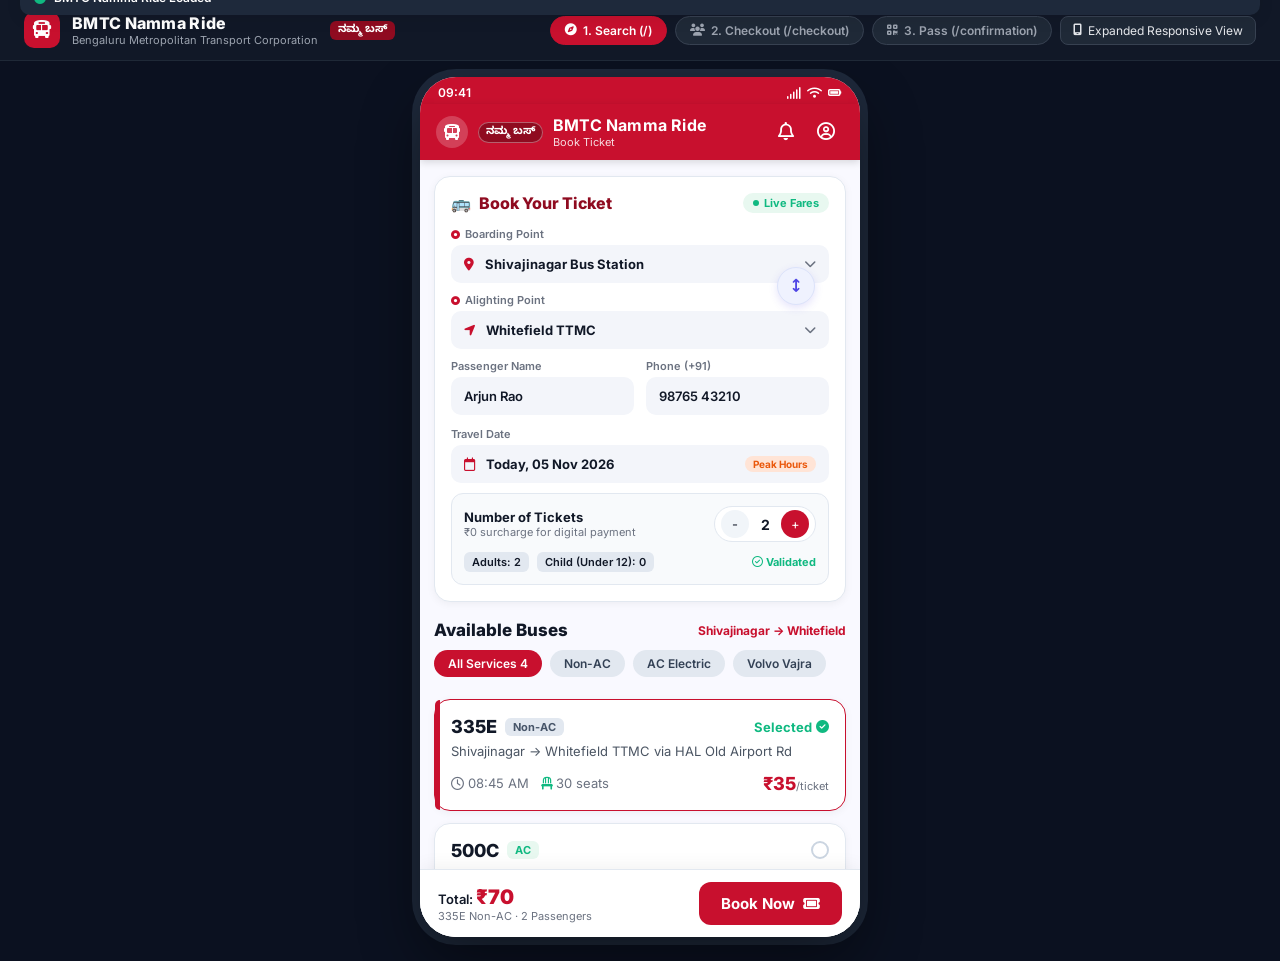
<file: index.html>
<!DOCTYPE html>
<html lang="en">
<head>
  <meta charset="UTF-8">
  <meta name="viewport" content="width=device-width, initial-scale=1.0, maximum-scale=1.0, user-scalable=no">
  <title>BMTC Namma Ride (ನಮ್ಮ ಬಸ್) - Web Application</title>
  <meta name="description" content="BMTC Namma Ride - Transit Bus Ticket Booking System (Single Page Web Application)">
  <meta name="theme-color" content="#C8102E">

  <link rel="preconnect" href="https://fonts.googleapis.com">
  <link rel="preconnect" href="https://fonts.gstatic.com" crossorigin>
  <link href="https://fonts.googleapis.com/css2?family=Inter:wght@400;500;600;700;800;900&family=Noto+Sans+Kannada:wght@600;700;800&display=swap" rel="stylesheet">
  <link rel="stylesheet" href="https://cdnjs.cloudflare.com/ajax/libs/font-awesome/6.5.1/css/all.min.css">
  <link rel="stylesheet" href="/styles.css">
  <link rel="manifest" href="/manifest.json">
</head>
<body>

  <!-- Top Web Navbar -->
  <header class="web-navbar">
    <div class="web-logo">
      <div class="web-logo-icon"><i class="fa-solid fa-bus"></i></div>
      <div>
        <div class="web-logo-text">BMTC Namma Ride</div>
        <div style="font-size: 11px; color: #9CA3AF;">Bengaluru Metropolitan Transport Corporation</div>
      </div>
      <span class="web-kannada-tag">ನಮ್ಮ ಬಸ್</span>
    </div>

    <div class="web-nav-links">
      <button class="nav-route-btn active" id="btnNavSearch" onclick="navigateTo('/')"><i class="fa-solid fa-compass"></i> 1. Search (/)</button>
      <button class="nav-route-btn" id="btnNavCheckout" onclick="navigateTo('/checkout')"><i class="fa-solid fa-users"></i> 2. Checkout (/checkout)</button>
      <button class="nav-route-btn" id="btnNavConfirm" onclick="navigateTo('/confirmation/NR-MW3W0FRR')"><i class="fa-solid fa-qrcode"></i> 3. Pass (/confirmation)</button>
      <button class="web-view-toggle" onclick="toggleResponsiveView()"><i class="fa-solid fa-mobile-screen"></i> <span id="viewToggleText">Expanded Responsive View</span></button>
    </div>
  </header>

  <!-- Notification Toast -->
  <div class="toast-notice" id="globalToast">
    <i class="fa-solid fa-circle-check" style="color: var(--emerald);"></i> BMTC Namma Ride Loaded
  </div>

  <!-- Main Mobile App Shell -->
  <main class="app-container">
    <!-- Status Bar -->
    <div class="status-bar">
      <span>09:41</span>
      <div style="display: flex; gap: 6px;">
        <i class="fa-solid fa-signal"></i>
        <i class="fa-solid fa-wifi"></i>
        <i class="fa-solid fa-battery-full"></i>
      </div>
    </div>

    <!-- BMTC Top App Bar -->
    <div class="app-bar">
      <button class="icon-button" id="topAppBarBack" style="display: none;" onclick="handleAppBarBack()">
        <i class="fa-solid fa-arrow-left"></i>
      </button>

      <div class="app-bar-crest">
        <i class="fa-solid fa-bus"></i>
      </div>

      <span class="app-bar-kannada">ನಮ್ಮ ಬಸ್</span>

      <div class="app-bar-title-group">
        <div class="app-bar-title" id="topAppBarTitle">BMTC Namma Ride</div>
        <div class="app-bar-sub" id="topAppBarSubtitle">Book Ticket</div>
      </div>

      <div class="app-bar-actions">
        <button class="icon-button" onclick="showToast('No new transit alerts for your route')">
          <i class="fa-regular fa-bell"></i>
        </button>
        <button class="icon-button" onclick="showToast('Commuter Profile: Rohan Sharma (+91 98450 12345)')">
          <i class="fa-regular fa-circle-user"></i>
        </button>
      </div>
    </div>

    <!-- Viewport Content Area -->
    <div class="viewport-content" id="appViewport">

      <!-- ================= SCREEN 1: SEARCH & BOOKING (/) ================= -->
      <section class="screen-view active" id="screenSearch">
        <!-- Booking Card -->
        <div class="card">
          <div class="card-header-flex">
            <div class="card-heading">
              <span>🚌</span> Book Your Ticket
            </div>
            <div class="live-badge">Live Fares</div>
          </div>

          <!-- Boarding & Alighting with Swap -->
          <div class="stops-wrapper">
            <div class="stop-box">
              <div class="input-label">
                <i class="fa-solid fa-circle-dot" style="color: var(--primary-red); font-size: 9px;"></i> Boarding Point
              </div>
              <div class="select-dropdown-box" onclick="showStopSelector(true)">
                <span><i class="fa-solid fa-location-dot" style="color: var(--primary-red); margin-right: 8px;"></i> <strong id="boardStopLabel">Shivajinagar Bus Station</strong></span>
                <i class="fa-solid fa-chevron-down" style="color: var(--text-muted); font-size: 12px;"></i>
              </div>
            </div>

            <!-- Swap Round Button -->
            <button class="swap-round-btn" onclick="Store.swapStops()" title="Swap Boarding & Alighting">
              <i class="fa-solid fa-arrows-up-down"></i>
            </button>

            <div class="stop-box">
              <div class="input-label">
                <i class="fa-solid fa-circle-dot" style="color: var(--primary-red); font-size: 9px;"></i> Alighting Point
              </div>
              <div class="select-dropdown-box" onclick="showStopSelector(false)">
                <span><i class="fa-solid fa-location-arrow" style="color: var(--primary-red); margin-right: 8px;"></i> <strong id="alightStopLabel">Whitefield TTMC</strong></span>
                <i class="fa-solid fa-chevron-down" style="color: var(--text-muted); font-size: 12px;"></i>
              </div>
            </div>
          </div>

          <!-- Passenger Name & Phone Row -->
          <div class="form-grid-2">
            <div>
              <div class="input-label">Passenger Name</div>
              <input type="text" class="text-field" id="pSearchName" value="Arjun Rao" onchange="Store.primaryName = this.value">
            </div>
            <div>
              <div class="input-label">Phone (+91)</div>
              <input type="text" class="text-field" id="pSearchPhone" value="98765 43210" onchange="Store.primaryPhone = this.value">
            </div>
          </div>

          <!-- Travel Date -->
          <div class="stop-box">
            <div class="input-label">Travel Date</div>
            <div class="select-dropdown-box" onclick="showToast('Date set to Today, 05 Nov 2026')">
              <span><i class="fa-regular fa-calendar" style="color: var(--primary-red); margin-right: 8px;"></i> Today, 05 Nov 2026</span>
              <span style="background: #FFE4D6; color: #EA580C; padding: 2px 8px; border-radius: 10px; font-size: 10px; font-weight: 700;">Peak Hours</span>
            </div>
          </div>

          <!-- Number of Tickets Quick Stepper -->
          <div class="ticket-stepper-container">
            <div class="stepper-header-row">
              <div>
                <div style="font-size: 13px; font-weight: 700; color: var(--text-primary);">Number of Tickets</div>
                <div style="font-size: 11px; color: var(--text-muted);">₹0 surcharge for digital payment</div>
              </div>
              <div class="counter-pill">
                <button class="circle-step-btn" onclick="Store.updateQuickTickets(-1)">-</button>
                <span id="quickCountVal" style="font-weight: 700; font-size: 14px; min-width: 16px; text-align: center;">2</span>
                <button class="circle-step-btn plus" onclick="Store.updateQuickTickets(1)">+</button>
              </div>
            </div>
            <div style="display: flex; gap: 8px; margin-top: 10px; align-items: center; font-size: 11px;">
              <span style="background: #E2E8F0; padding: 3px 8px; border-radius: 6px; font-weight: 600;" id="quickAdultsPill">Adults: 2</span>
              <span style="background: #E2E8F0; padding: 3px 8px; border-radius: 6px; font-weight: 600;" id="quickChildPill">Child (Under 12): 0</span>
              <span style="margin-left: auto; color: var(--emerald); font-weight: 700;"><i class="fa-regular fa-circle-check"></i> Validated</span>
            </div>
          </div>
        </div>

        <!-- Available Buses Section -->
        <div style="display: flex; justify-content: space-between; align-items: center; margin: 18px 0 10px 0;">
          <h3 style="font-size: 17px; font-weight: 800; color: var(--text-primary);">Available Buses</h3>
          <span style="font-size: 12px; color: var(--primary-red); font-weight: 700;" id="summaryStops">Shivajinagar → Whitefield</span>
        </div>

        <!-- Filter Chips -->
        <div class="chips-scroll">
          <button class="filter-pill active" data-filter="all" onclick="Store.setFilter('all')">All Services 4</button>
          <button class="filter-pill" data-filter="non-ac" onclick="Store.setFilter('non-ac')">Non-AC</button>
          <button class="filter-pill" data-filter="ac" onclick="Store.setFilter('ac')">AC Electric</button>
          <button class="filter-pill" data-filter="volvo" onclick="Store.setFilter('volvo')">Volvo Vajra</button>
        </div>

        <!-- Buses Container -->
        <div id="busesListContainer"></div>

        <!-- Instant UPI Banner -->
        <div style="background: #EEF2FF; border: 1px solid #DCE3FA; border-radius: 14px; padding: 12px; display: flex; align-items: center; gap: 12px; margin-top: 10px; cursor: pointer;" onclick="showToast('BMTC Instant Tap & Go supported across all routes')">
          <div style="background: white; border-radius: 10px; width: 38px; height: 38px; display: flex; align-items: center; justify-content: center; color: #4F46E5; font-size: 18px;">
            <i class="fa-solid fa-qrcode"></i>
          </div>
          <div style="flex: 1;">
            <div style="font-size: 13px; font-weight: 700; color: #1E1B4B;">Instant UPI Tap & Go</div>
            <div style="font-size: 11px; color: #475569;">Conductor validates ticket directly on phone screen</div>
          </div>
          <i class="fa-solid fa-chevron-right" style="color: #64748B; font-size: 13px;"></i>
        </div>

        <!-- Screen 1 Sticky Bar -->
        <div class="bottom-sticky-bar">
          <div>
            <div style="font-size: 13px; font-weight: 600;">Total: <strong style="font-size: 20px; font-weight: 900; color: var(--primary-red);" id="screen1TotalFare">₹70</strong></div>
            <div style="font-size: 11px; color: var(--text-muted);" id="screen1Subtext">335E Non-AC · 2 Passengers</div>
          </div>
          <button class="action-book-btn" onclick="navigateTo('/checkout')">
            <span>Book Now</span> <i class="fa-solid fa-ticket"></i>
          </button>
        </div>
      </section>

      <!-- ================= SCREEN 2: MULTI-PASSENGER CHECKOUT (/checkout) ================= -->
      <section class="screen-view" id="screenCheckout">
        <!-- Route Summary Card -->
        <div class="card">
          <div style="display: flex; justify-content: space-between; align-items: center;">
            <div style="display: flex; align-items: center; gap: 8px;">
              <span style="font-size: 15px; font-weight: 800;" id="cRouteNumber">335E</span>
              <span class="badge-service badge-nonac" id="cRouteService">Non-AC</span>
            </div>
            <span style="font-size: 13px; font-weight: 700; color: var(--primary-red);">
              <i class="fa-regular fa-clock"></i> <span id="cDepartureTime">08:45 AM</span>
            </span>
          </div>

          <div class="timeline-track">
            <div class="timeline-line-col">
              <div class="timeline-dot" style="background: var(--primary-red);"></div>
              <div class="timeline-connector"></div>
              <div class="timeline-dot" style="background: var(--emerald);"></div>
            </div>
            <div style="flex: 1; font-size: 13px; font-weight: 700;">
              <div id="cBoardingStop">Shivajinagar</div>
              <div style="margin-top: 14px;" id="cAlightingStop">Whitefield TTMC</div>
            </div>
            <div style="text-align: right; font-size: 12px;">
              <div style="font-weight: 700; color: var(--text-primary);" id="cPlatformBay">Platform 3 · Bay 2</div>
              <div style="margin-top: 6px; color: var(--text-muted);">Real-time Radar</div>
            </div>
          </div>

          <div style="border-top: 1px solid var(--border-light); padding-top: 10px; display: flex; justify-content: space-between; font-size: 12px;">
            <span style="color: var(--emerald); font-weight: 600;"><i class="fa-solid fa-shield-halved"></i> Real-time GPS Tracking Active</span>
            <span style="color: var(--primary-red); font-weight: 700;" id="cSeatsLeft">22 Seats Left</span>
          </div>
        </div>

        <!-- Select Passengers Steppers -->
        <div class="card">
          <div style="display: flex; justify-content: space-between; align-items: center; margin-bottom: 10px;">
            <span style="font-size: 15px; font-weight: 800;">Select Passengers</span>
            <span style="background: var(--primary-red-light); color: var(--primary-red); padding: 2px 10px; border-radius: 12px; font-size: 11px; font-weight: 700;" id="cTotalTicketsBadge">3 Tickets</span>
          </div>

          <!-- Adult Stepper -->
          <div style="display: flex; align-items: center; justify-content: space-between; padding: 10px 0; border-bottom: 1px solid #F1F5F9;">
            <div>
              <div style="font-size: 14px; font-weight: 700;">Adult</div>
              <div style="font-size: 11px; color: var(--text-muted);">₹35 per passenger</div>
            </div>
            <span style="font-weight: 700; color: var(--primary-red);" id="cAdultSub">₹70</span>
            <div class="counter-pill">
              <button class="circle-step-btn" onclick="Store.updateAdults(-1)">-</button>
              <span id="cAdultCount" style="font-weight: 700; font-size: 14px;">2</span>
              <button class="circle-step-btn plus" onclick="Store.updateAdults(1)">+</button>
            </div>
          </div>

          <!-- Child Stepper -->
          <div style="display: flex; align-items: center; justify-content: space-between; padding: 10px 0; border-bottom: 1px solid #F1F5F9;">
            <div>
              <div style="font-size: 14px; font-weight: 700;">Child (5-12 yrs)</div>
              <div style="font-size: 11px; color: var(--text-muted);">₹20 per passenger</div>
            </div>
            <span style="font-weight: 700; color: var(--primary-red);" id="cChildSub">₹20</span>
            <div class="counter-pill">
              <button class="circle-step-btn" onclick="Store.updateChildren(-1)">-</button>
              <span id="cChildCount" style="font-weight: 700; font-size: 14px;">1</span>
              <button class="circle-step-btn plus" onclick="Store.updateChildren(1)">+</button>
            </div>
          </div>

          <!-- Senior Stepper -->
          <div style="display: flex; align-items: center; justify-content: space-between; padding: 10px 0;">
            <div>
              <div style="font-size: 14px; font-weight: 700;">Senior / Concession</div>
              <div style="font-size: 11px; color: var(--text-muted);">₹18 per passenger</div>
            </div>
            <span style="font-weight: 700; color: var(--primary-red);" id="cSeniorSub">₹0</span>
            <div class="counter-pill">
              <button class="circle-step-btn" onclick="Store.updateSeniors(-1)">-</button>
              <span id="cSeniorCount" style="font-weight: 700; font-size: 14px;">0</span>
              <button class="circle-step-btn plus" onclick="Store.updateSeniors(1)">+</button>
            </div>
          </div>
        </div>

        <!-- Passenger Details (Dynamic Form Fields) -->
        <div style="display: flex; justify-content: space-between; align-items: center; margin: 16px 0 10px 0;">
          <span style="font-size: 16px; font-weight: 800;">Passenger Details</span>
          <span style="color: var(--emerald); font-size: 11px; font-weight: 700;"><i class="fa-solid fa-shield-halved"></i> Auto-verified</span>
        </div>
        <div id="dynamicPassengerContainer"></div>

        <!-- Fare Breakdown -->
        <div class="card">
          <div style="font-size: 15px; font-weight: 800; margin-bottom: 12px; display: flex; align-items: center; gap: 8px;">
            <i class="fa-solid fa-receipt" style="color: var(--primary-red);"></i> Fare Breakdown
          </div>
          <div class="info-data-row" id="fbAdultsRow"></div>
          <div class="info-data-row" id="fbChildRow"></div>
          <div class="info-data-row" id="fbSeniorRow"></div>
          <div class="info-data-row">
            <span class="info-label">Service & GST <i class="fa-solid fa-check" style="color: var(--emerald);"></i></span>
            <span class="info-value" style="color: var(--emerald);">₹0 Free</span>
          </div>
          <div style="border-top: 1px solid var(--border-light); margin-top: 10px; padding-top: 10px; display: flex; justify-content: space-between; align-items: center;">
            <div>
              <div style="font-size: 14px; font-weight: 800;">Total Payable</div>
              <div style="font-size: 11px; color: var(--text-muted);">Instant digital ticket delivery</div>
            </div>
            <span style="font-size: 24px; font-weight: 900; color: var(--primary-red);" id="fbTotalPayable">₹90</span>
          </div>
        </div>

        <!-- Payment Method -->
        <h4 style="font-size: 16px; font-weight: 800; margin: 16px 0 10px 0;">Payment Method</h4>
        <div class="payment-method-row selected" onclick="selectPaymentMethod(this, 'upi')">
          <div style="width: 38px; height: 38px; background: var(--emerald-bg); color: var(--emerald); border-radius: 10px; display: flex; align-items: center; justify-content: center; font-size: 16px;"><i class="fa-solid fa-wallet"></i></div>
          <div>
            <div style="font-size: 13px; font-weight: 700;">UPI Instant <span style="background: var(--emerald-bg); color: var(--emerald); font-size: 10px; padding: 1px 6px; border-radius: 4px;">Fast</span></div>
            <div style="font-size: 11px; color: var(--text-muted);">GPay, PhonePe, Paytm, BHIM</div>
          </div>
          <div class="pay-radio"></div>
        </div>
        <div class="payment-method-row" onclick="selectPaymentMethod(this, 'smartCard')">
          <div style="width: 38px; height: 38px; background: var(--volvo-bg); color: var(--volvo-blue); border-radius: 10px; display: flex; align-items: center; justify-content: center; font-size: 16px;"><i class="fa-solid fa-id-card"></i></div>
          <div>
            <div style="font-size: 13px; font-weight: 700;">BMTC Smart Card / Pass</div>
            <div style="font-size: 11px; color: var(--text-muted);">Tap & Pay or Namma Pass ID</div>
          </div>
          <div class="pay-radio"></div>
        </div>
        <div class="payment-method-row" onclick="selectPaymentMethod(this, 'cards')">
          <div style="width: 38px; height: 38px; background: #EEF2FF; color: #6366F1; border-radius: 10px; display: flex; align-items: center; justify-content: center; font-size: 16px;"><i class="fa-regular fa-credit-card"></i></div>
          <div>
            <div style="font-size: 13px; font-weight: 700;">Cards / Net Banking</div>
            <div style="font-size: 11px; color: var(--text-muted);">Visa, Mastercard, RuPay</div>
          </div>
          <div class="pay-radio"></div>
        </div>

        <!-- Screen 2 Sticky Bar -->
        <div class="bottom-sticky-bar">
          <div>
            <div style="font-size: 13px; font-weight: 600;">Total: <strong style="font-size: 20px; font-weight: 900; color: var(--primary-red);" id="screen2TotalFare">₹90</strong></div>
            <div style="font-size: 11px; color: var(--text-muted);" id="screen2Subtext">3 Passengers · Route 335E</div>
          </div>
          <button class="action-book-btn" onclick="processPayment()">
            <span>Book Now</span> <i class="fa-solid fa-ticket"></i>
          </button>
        </div>
      </section>

      <!-- ================= SCREEN 3: CONFIRMED TICKET PASS (/confirmation) ================= -->
      <section class="screen-view" id="screenConfirmation">
        <div style="display: flex; justify-content: space-between; align-items: center; margin-bottom: 12px; font-size: 12px;">
          <span style="font-weight: 700; display: flex; align-items: center; gap: 6px;"><span style="width: 8px; height: 8px; background: var(--emerald); border-radius: 50%;"></span> Active Digital Pass</span>
          <span style="background: #F1F5F9; padding: 3px 10px; border-radius: 12px; color: var(--text-muted); font-weight: 600;">Valid for 3h remaining</span>
        </div>

        <!-- Perforated Ticket Card -->
        <div class="perforated-ticket-card">
          <!-- Top Red Portion -->
          <div class="ticket-header-red">
            <div style="width: 44px; height: 44px; background: #34D399; border-radius: 50%; display: flex; align-items: center; justify-content: center; margin: 0 auto 10px auto; font-size: 22px;">
              <i class="fa-solid fa-check"></i>
            </div>
            <h2 style="font-size: 20px; font-weight: 800; letter-spacing: 0.3px;">Ticket Confirmed!</h2>
            <div style="font-size: 12px; opacity: 0.9; margin-top: 4px;" id="ticketIdDisplay">Ticket ID: NR-MW3W0FRR</div>

            <!-- Centered QR Box -->
            <div class="qr-code-box" onclick="showConductorQrModal()">
              <svg width="150" height="150" viewBox="0 0 100 100">
                <rect width="100" height="100" fill="white"/>
                <!-- Corner 1 -->
                <rect x="5" y="5" width="28" height="28" fill="#1E293B"/>
                <rect x="9" y="9" width="20" height="20" fill="white"/>
                <rect x="13" y="13" width="12" height="12" fill="#1E293B"/>
                <!-- Corner 2 -->
                <rect x="67" y="5" width="28" height="28" fill="#1E293B"/>
                <rect x="71" y="9" width="20" height="20" fill="white"/>
                <rect x="75" y="13" width="12" height="12" fill="#1E293B"/>
                <!-- Corner 3 -->
                <rect x="5" y="67" width="28" height="28" fill="#1E293B"/>
                <rect x="9" y="71" width="20" height="20" fill="white"/>
                <rect x="13" y="75" width="12" height="12" fill="#1E293B"/>
                <!-- Matrix payload -->
                <rect x="38" y="10" width="5" height="5" fill="#1E293B"/>
                <rect x="48" y="10" width="5" height="5" fill="#1E293B"/>
                <rect x="42" y="22" width="5" height="5" fill="#1E293B"/>
                <rect x="52" y="25" width="5" height="5" fill="#1E293B"/>
                <rect x="10" y="42" width="5" height="5" fill="#1E293B"/>
                <rect x="25" y="48" width="5" height="5" fill="#1E293B"/>
                <rect x="40" y="40" width="5" height="5" fill="#1E293B"/>
                <rect x="50" y="45" width="5" height="5" fill="#1E293B"/>
                <rect x="65" y="42" width="5" height="5" fill="#1E293B"/>
                <rect x="80" y="48" width="5" height="5" fill="#1E293B"/>
                <rect x="40" y="65" width="5" height="5" fill="#1E293B"/>
                <rect x="55" y="70" width="5" height="5" fill="#1E293B"/>
                <rect x="45" y="80" width="5" height="5" fill="#1E293B"/>
                <rect x="70" y="75" width="5" height="5" fill="#1E293B"/>
                <rect x="82" y="82" width="5" height="5" fill="#1E293B"/>
              </svg>
              <div style="font-size: 11px; color: var(--text-muted); margin-top: 6px; font-weight: 600;">
                <i class="fa-solid fa-expand"></i> Tap to enlarge for Conductor
              </div>
            </div>
          </div>

          <!-- Perforation Notch Divider -->
          <div class="ticket-perforation-divider">
            <div class="notch-left"></div>
            <div class="dashes-line"></div>
            <div class="notch-right"></div>
          </div>

          <!-- Bottom White Body -->
          <div class="ticket-body-white">
            <div style="display: flex; justify-content: space-between; align-items: center; margin-bottom: 10px;">
              <span style="font-size: 11px; font-weight: 700; color: var(--text-muted); letter-spacing: 0.5px;">PASSENGER SEATS</span>
              <span style="background: var(--primary-red-light); color: var(--primary-red); padding: 2px 10px; border-radius: 12px; font-size: 11px; font-weight: 700;">3 Passengers</span>
            </div>

            <!-- Seat Chips -->
            <div style="display: flex; gap: 8px; margin-bottom: 14px; overflow-x: auto;" id="ticketSeatsContainer"></div>

            <!-- Table specifications -->
            <div class="info-data-row"><span class="info-label">Passenger</span><span class="info-value" style="font-weight: 800;" id="tPassengerName">Rohan Sharma</span></div>
            <div class="info-data-row"><span class="info-label">Phone</span><span class="info-value" id="tPassengerPhone">+91 98445 32431</span></div>
            <div class="info-data-row"><span class="info-label">Route</span><span class="info-value" id="tRouteDisplay">335E <span class="badge-service badge-nonac">Non-AC</span></span></div>
            <div class="info-data-row"><span class="info-label">Boarding</span><span class="info-value" id="tBoarding">Shivajinagar Bus Stn</span></div>
            <div class="info-data-row"><span class="info-label">Alighting</span><span class="info-value" id="tAlighting">Whitefield TTMC</span></div>
            <div class="info-data-row"><span class="info-label">Travel Date</span><span class="info-value">05 Nov 2026</span></div>
            <div class="info-data-row"><span class="info-label">Departure</span><span class="info-value" style="font-weight: 800;" id="tDeparture">08:45 AM</span></div>
            <div class="info-data-row">
              <span class="info-label">Pass Status</span>
              <span class="info-value" style="color: var(--emerald); font-weight: 800;">● VALID & ACTIVE</span>
            </div>

            <!-- Fare Box -->
            <div style="background: #F3F6FD; border: 1px solid var(--border-light); border-radius: 12px; padding: 12px 16px; margin-top: 14px; display: flex; justify-content: space-between; align-items: center;">
              <div>
                <div style="font-size: 12px; color: var(--text-muted);">Total Fare Paid</div>
                <div style="font-size: 11px; font-weight: 600; color: var(--text-primary); margin-top: 2px;">
                  <span style="color: var(--emerald);">●</span> UPI · Successful
                </div>
              </div>
              <span style="font-size: 24px; font-weight: 900; color: var(--primary-red);" id="tTotalPaid">₹90</span>
            </div>
          </div>
        </div>

        <!-- Live Bus Tracking Card -->
        <div class="map-route-card">
          <div style="padding: 12px 16px; display: flex; justify-content: space-between; align-items: center;">
            <div style="display: flex; align-items: center; gap: 10px;">
              <div style="width: 34px; height: 34px; background: var(--primary-red-light); color: var(--primary-red); border-radius: 8px; display: flex; align-items: center; justify-content: center; font-size: 16px;">
                <i class="fa-solid fa-bus"></i>
              </div>
              <div>
                <div style="font-size: 14px; font-weight: 700;" id="trackRouteTitle">Bus 335E Tracking</div>
                <div style="font-size: 11px; color: var(--text-muted);">Arriving platform 3 in 6 mins</div>
              </div>
            </div>
            <span style="background: #DCFCE7; color: #16A34A; font-size: 11px; font-weight: 700; padding: 3px 8px; border-radius: 10px;">ON TIME</span>
          </div>

          <div class="mini-map-canvas-container" onclick="showLiveTrackingSheet()">
            <svg width="100%" height="100%" viewBox="0 0 360 130" preserveAspectRatio="none">
              <!-- Grid Roads -->
              <line x1="0" y1="35" x2="360" y2="35" stroke="#CBD5E1" stroke-width="1.5"/>
              <line x1="0" y1="85" x2="360" y2="85" stroke="#CBD5E1" stroke-width="1.5"/>
              <line x1="90" y1="0" x2="90" y2="130" stroke="#CBD5E1" stroke-width="1.5"/>
              <line x1="270" y1="0" x2="270" y2="130" stroke="#CBD5E1" stroke-width="1.5"/>

              <!-- Major Highway -->
              <path d="M 0 110 Q 150 70 360 25" fill="none" stroke="#94A3B8" stroke-width="3"/>
              <!-- Transit Bus Red Path -->
              <path d="M 50 100 Q 160 65 310 35" fill="none" stroke="#C8102E" stroke-width="4" stroke-linecap="round"/>

              <!-- Start Stop -->
              <circle cx="50" cy="100" r="5" fill="#2563EB"/>
              <!-- Destination Stop -->
              <circle cx="310" cy="35" r="5" fill="#10B981"/>

              <!-- Live Bus Pin with Pulse Ring -->
              <circle cx="170" cy="63" r="14" fill="rgba(200, 16, 46, 0.25)"/>
              <circle cx="170" cy="63" r="6" fill="#C8102E"/>
            </svg>

            <!-- Map Watermark -->
            <div style="position: absolute; top: 25px; left: 0; right: 0; text-align: center; color: rgba(30,41,59,0.25); font-weight: 800; pointer-events: none;">
              Bengaluru · <span style="font-family: 'Noto Sans Kannada', sans-serif;">ಬೆಂಗಳೂರು</span>
            </div>

            <!-- Bottom Pill -->
            <div class="map-badge-overlay">
              <span><i class="fa-solid fa-location-arrow" style="color: var(--emerald);"></i> 1.2 km away from boarding stop</span>
              <span style="background: white; color: black; font-weight: 700; padding: 2px 8px; border-radius: 4px; font-size: 10px;">Map View →</span>
            </div>
          </div>
        </div>

        <!-- Action Buttons -->
        <button style="width: 100%; background: #EFF6FF; color: var(--volvo-blue); border: none; padding: 14px; border-radius: 12px; font-weight: 700; font-size: 14px; margin-bottom: 10px; cursor: pointer; display: flex; align-items: center; justify-content: center; gap: 8px;" onclick="downloadReceipt()">
          <i class="fa-solid fa-share-nodes"></i> Download PDF Receipt / Share
        </button>
        <button style="width: 100%; background: var(--volvo-blue); color: white; border: none; padding: 14px; border-radius: 12px; font-weight: 700; font-size: 14px; margin-bottom: 10px; cursor: pointer; display: flex; align-items: center; justify-content: center; gap: 8px;" onclick="showLiveTrackingSheet()">
          <i class="fa-solid fa-crosshairs"></i> Live Track Bus 335E
        </button>
        <button style="width: 100%; background: var(--primary-red); color: white; border: none; padding: 14px; border-radius: 12px; font-weight: 700; font-size: 14px; cursor: pointer; display: flex; align-items: center; justify-content: center; gap: 8px;" onclick="bookAnotherTicket()">
          <i class="fa-solid fa-ticket"></i> Book Another Ticket
        </button>
      </section>

    </div>

    <!-- Screen 1 Bottom Navigation Bar -->
    <nav class="bottom-nav-bar" id="globalBottomNav">
      <div class="nav-tab-item active" onclick="navigateTo('/')">
        <i class="fa-solid fa-bus" style="font-size: 18px;"></i>
        <span>Book Ticket</span>
      </div>
      <div class="nav-tab-item" onclick="showToast('BMTC Namma Pass & Smart Cards section')">
        <i class="fa-solid fa-id-card" style="font-size: 18px;"></i>
        <span>Passes</span>
      </div>
      <div class="nav-tab-item" onclick="navigateTo('/confirmation/NR-MW3W0FRR')">
        <i class="fa-solid fa-ticket" style="font-size: 18px;"></i>
        <span>My Trips</span>
      </div>
      <div class="nav-tab-item" onclick="showToast('Passenger Profile: Rohan Sharma')">
        <i class="fa-solid fa-circle-user" style="font-size: 18px;"></i>
        <span>Profile</span>
      </div>
    </nav>

    <!-- Modal 1: Payment Processing Simulation -->
    <div class="modal-backdrop" id="paymentProcessingModal">
      <div class="modal-sheet">
        <div class="spinner-ring"></div>
        <div style="font-size: 18px; font-weight: 800; color: var(--text-primary);">Processing Payment</div>
        <div style="font-size: 12px; color: var(--text-muted); margin-top: 6px;">
          Authorizing Karnataka Transit UPI Switch & securing seat allocation with BMTC server...
        </div>
      </div>
    </div>

    <!-- Modal 2: Conductor QR Code Enlargement -->
    <div class="modal-backdrop" id="qrModalOverlay" onclick="hideConductorQrModal()">
      <div class="modal-sheet" onclick="event.stopPropagation()">
        <div style="display: flex; justify-content: space-between; align-items: center; margin-bottom: 12px;">
          <div style="font-size: 16px; font-weight: 800;"><i class="fa-solid fa-qrcode" style="color: var(--primary-red);"></i> Conductor ETM Scan</div>
          <button style="background: none; border: none; font-size: 18px; cursor: pointer;" onclick="hideConductorQrModal()"><i class="fa-solid fa-xmark"></i></button>
        </div>
        <div style="background: var(--emerald-bg); color: var(--emerald); padding: 4px 12px; border-radius: 20px; font-size: 12px; font-weight: 700; display: inline-block; margin-bottom: 16px;">
          ● ACTIVE PASS · VERIFIED
        </div>
        <div>
          <svg width="220" height="220" viewBox="0 0 100 100">
            <rect width="100" height="100" fill="white"/>
            <rect x="5" y="5" width="28" height="28" fill="#1E293B"/>
            <rect x="9" y="9" width="20" height="20" fill="white"/>
            <rect x="13" y="13" width="12" height="12" fill="#1E293B"/>
            <rect x="67" y="5" width="28" height="28" fill="#1E293B"/>
            <rect x="71" y="9" width="20" height="20" fill="white"/>
            <rect x="75" y="13" width="12" height="12" fill="#1E293B"/>
            <rect x="5" y="67" width="28" height="28" fill="#1E293B"/>
            <rect x="9" y="71" width="20" height="20" fill="white"/>
            <rect x="13" y="75" width="12" height="12" fill="#1E293B"/>
            <rect x="38" y="10" width="5" height="5" fill="#1E293B"/>
            <rect x="48" y="10" width="5" height="5" fill="#1E293B"/>
            <rect x="42" y="22" width="5" height="5" fill="#1E293B"/>
            <rect x="52" y="25" width="5" height="5" fill="#1E293B"/>
            <rect x="10" y="42" width="5" height="5" fill="#1E293B"/>
            <rect x="25" y="48" width="5" height="5" fill="#1E293B"/>
            <rect x="40" y="40" width="5" height="5" fill="#1E293B"/>
            <rect x="50" y="45" width="5" height="5" fill="#1E293B"/>
            <rect x="65" y="42" width="5" height="5" fill="#1E293B"/>
            <rect x="80" y="48" width="5" height="5" fill="#1E293B"/>
            <rect x="40" y="65" width="5" height="5" fill="#1E293B"/>
            <rect x="55" y="70" width="5" height="5" fill="#1E293B"/>
            <rect x="45" y="80" width="5" height="5" fill="#1E293B"/>
            <rect x="70" y="75" width="5" height="5" fill="#1E293B"/>
            <rect x="82" y="82" width="5" height="5" fill="#1E293B"/>
          </svg>
        </div>
        <div style="font-family: monospace; font-size: 12px; color: var(--text-muted); margin-top: 10px;">
          BMTC|NR-MW3W0FRR|335E|3|₹90
        </div>
        <div style="font-size: 11px; color: var(--text-secondary); margin-top: 10px;">
          Present this high-contrast QR directly to the BMTC bus conductor's electronic ticket machine.
        </div>
      </div>
    </div>

    <!-- Modal 3: Live Radar Telemetry Bottom Sheet -->
    <div class="modal-backdrop" id="trackingModalOverlay" onclick="hideLiveTrackingSheet()">
      <div class="modal-sheet" style="max-height: 80vh; overflow-y: auto; text-align: left;" onclick="event.stopPropagation()">
        <div style="display: flex; justify-content: space-between; align-items: center; margin-bottom: 12px;">
          <div style="display: flex; align-items: center; gap: 8px;">
            <span style="background: var(--primary-red); color: white; padding: 3px 8px; border-radius: 6px; font-weight: bold; font-size: 13px;">335E</span>
            <span style="font-size: 15px; font-weight: 800;">Live GPS Radar</span>
          </div>
          <button style="background: none; border: none; font-size: 18px; cursor: pointer;" onclick="hideLiveTrackingSheet()"><i class="fa-solid fa-xmark"></i></button>
        </div>

        <div style="background: #F8FAFC; border: 1px solid var(--border-light); border-radius: 12px; padding: 10px; display: flex; justify-content: space-around; margin-bottom: 14px; text-align: center;">
          <div>
            <div style="font-size: 14px; font-weight: 800; color: var(--emerald);">6 mins</div>
            <div style="font-size: 10px; color: var(--text-muted);">EST. ARRIVAL</div>
          </div>
          <div>
            <div style="font-size: 14px; font-weight: 800; color: var(--volvo-blue);">1.2 km</div>
            <div style="font-size: 10px; color: var(--text-muted);">DISTANCE</div>
          </div>
          <div>
            <div style="font-size: 14px; font-weight: 800; color: var(--orange-badge);">34 km/h</div>
            <div style="font-size: 10px; color: var(--text-muted);">SPEED</div>
          </div>
        </div>

        <div style="font-size: 13px; font-weight: 800; margin-bottom: 8px;">Route Progression</div>
        <div style="font-size: 12px; line-height: 1.8;">
          <div><i class="fa-solid fa-circle" style="color: var(--emerald); font-size: 10px;"></i> Shivajinagar Bus Station (Passed)</div>
          <div><i class="fa-solid fa-circle" style="color: var(--emerald); font-size: 10px;"></i> MG Road Metro Station (Passed)</div>
          <div style="font-weight: 800; color: var(--primary-red);"><i class="fa-solid fa-bus" style="font-size: 12px;"></i> Approaching Domlur / Trinity Circle (Next)</div>
          <div><i class="fa-solid fa-circle" style="color: #CBD5E1; font-size: 10px;"></i> HAL Old Airport Road</div>
          <div><i class="fa-solid fa-circle" style="color: #CBD5E1; font-size: 10px;"></i> Marathahalli Bridge</div>
          <div><i class="fa-solid fa-circle" style="color: #CBD5E1; font-size: 10px;"></i> Whitefield TTMC (Final Stop)</div>
        </div>
      </div>
    </div>

    <!-- Modal 4: Generic Stop Picker Modal -->
    <div class="modal-backdrop" id="genericSheetModal" onclick="hideGenericSheet()">
      <div class="modal-sheet" style="text-align: left;" onclick="event.stopPropagation()">
        <div style="display: flex; justify-content: space-between; align-items: center; margin-bottom: 12px;">
          <h4 style="font-size: 16px; font-weight: 800;" id="sheetModalTitle">Select Stop</h4>
          <button style="background: none; border: none; font-size: 18px; cursor: pointer;" onclick="hideGenericSheet()"><i class="fa-solid fa-xmark"></i></button>
        </div>
        <div id="sheetModalBody"></div>
      </div>
    </div>

  </main>

  <script src="/app.js"></script>
</body>
</html>
</file>
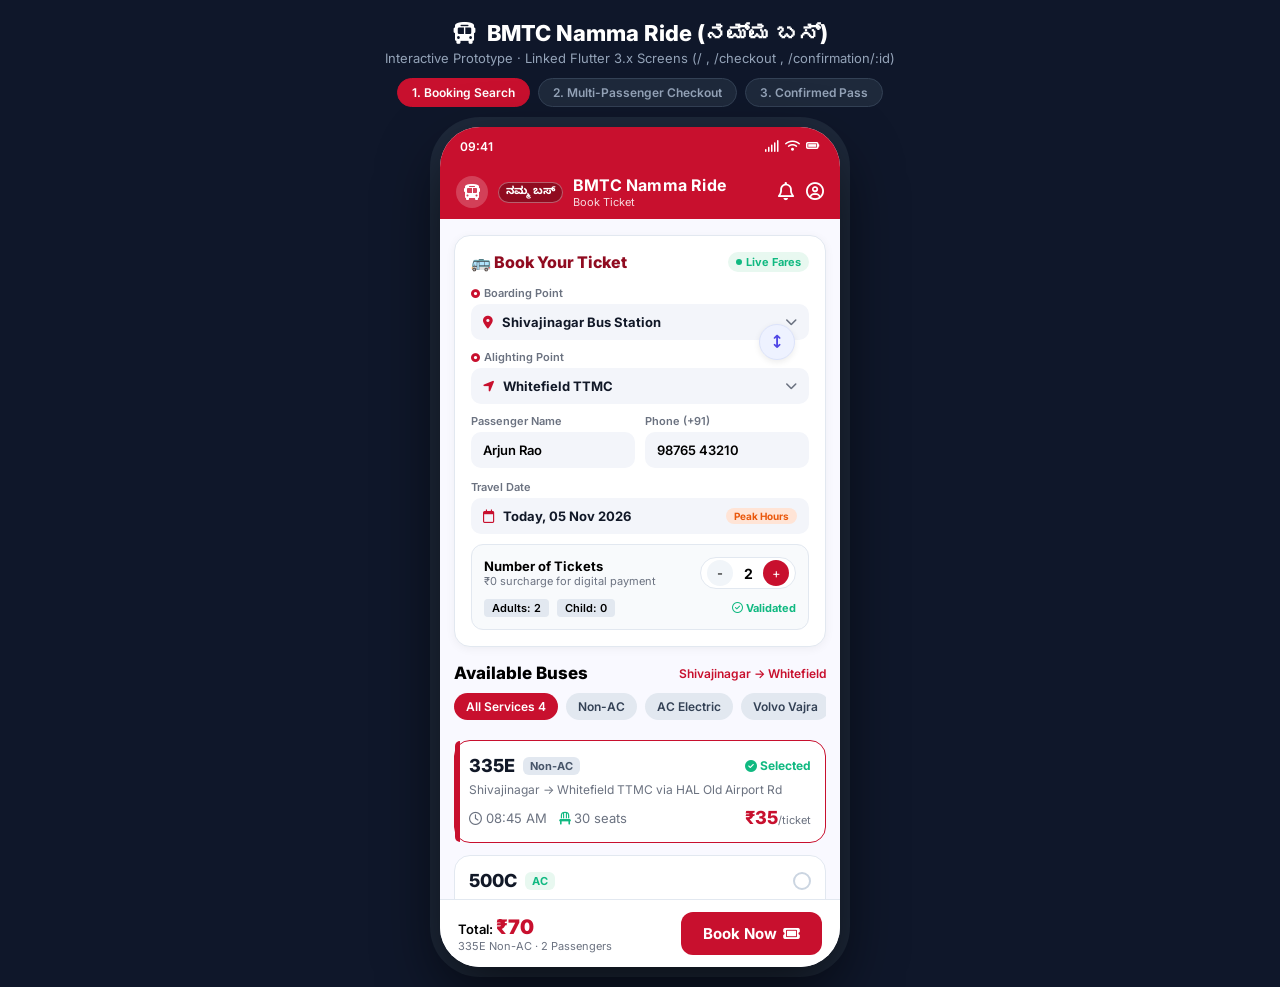
<file: preview.html>
<!DOCTYPE html>
<html lang="en">
<head>
  <meta charset="UTF-8">
  <meta name="viewport" content="width=device-width, initial-scale=1.0">
  <title>BMTC Namma Ride - Mobile App Interactive Preview</title>
  <link rel="preconnect" href="https://fonts.googleapis.com">
  <link rel="preconnect" href="https://fonts.gstatic.com" crossorigin>
  <link href="https://fonts.googleapis.com/css2?family=Inter:wght@400;500;600;700;800;900&family=Noto+Sans+Kannada:wght@600;700&display=swap" rel="stylesheet">
  <link rel="stylesheet" href="https://cdnjs.cloudflare.com/ajax/libs/font-awesome/6.4.0/css/all.min.css">
  <style>
    :root {
      --primary-red: #C8102E;
      --primary-red-dark: #900B20;
      --primary-red-light: #FFECEE;
      --bg: #F9F9FF;
      --card-bg: #FFFFFF;
      --input-bg: #F3F5FA;
      --emerald: #10B981;
      --emerald-bg: #E8F8F0;
      --volvo-blue: #2563EB;
      --volvo-bg: #EFF6FF;
      --text-main: #111827;
      --text-muted: #6B7280;
      --border-color: #E2E8F0;
    }

    * {
      box-sizing: border-box;
      margin: 0;
      padding: 0;
      font-family: 'Inter', sans-serif;
      -webkit-tap-highlight-color: transparent;
    }

    body {
      background: #0F172A;
      min-height: 100vh;
      display: flex;
      flex-direction: column;
      align-items: center;
      justify-content: center;
      padding: 20px;
    }

    .preview-header {
      color: white;
      text-align: center;
      margin-bottom: 20px;
    }

    .preview-header h1 {
      font-size: 22px;
      font-weight: 800;
      display: flex;
      align-items: center;
      justify-content: center;
      gap: 10px;
    }

    .preview-header p {
      color: #94A3B8;
      font-size: 13px;
      margin-top: 4px;
    }

    .screen-pills {
      display: flex;
      gap: 8px;
      margin-top: 12px;
      justify-content: center;
    }

    .screen-pill {
      background: #1E293B;
      color: #94A3B8;
      border: 1px solid #334155;
      padding: 6px 14px;
      border-radius: 20px;
      font-size: 12px;
      cursor: pointer;
      font-weight: 600;
      transition: all 0.2s;
    }

    .screen-pill.active {
      background: var(--primary-red);
      color: white;
      border-color: var(--primary-red);
    }

    /* Mobile Device Frame */
    .device-mockup {
      width: 400px;
      max-width: 100%;
      height: 840px;
      background: var(--bg);
      border-radius: 40px;
      box-shadow: 0 25px 60px rgba(0, 0, 0, 0.6), 0 0 0 10px #1E293B;
      overflow: hidden;
      display: flex;
      flex-direction: column;
      position: relative;
    }

    /* Status Bar */
    .status-bar {
      height: 38px;
      background: var(--primary-red);
      color: white;
      display: flex;
      align-items: center;
      justify-content: space-between;
      padding: 0 20px;
      font-size: 12px;
      font-weight: 600;
      z-index: 10;
    }

    /* BMTC App Bar */
    .bmtc-app-bar {
      background: var(--primary-red);
      color: white;
      padding: 10px 16px;
      display: flex;
      align-items: center;
      gap: 10px;
      z-index: 10;
    }

    .back-btn {
      background: none;
      border: none;
      color: white;
      font-size: 18px;
      cursor: pointer;
      display: none;
    }

    .logo-badge {
      background: var(--primary-red-dark);
      border: 1px solid rgba(255, 255, 255, 0.35);
      border-radius: 12px;
      padding: 2px 7px;
      font-family: 'Noto Sans Kannada', sans-serif;
      font-size: 11px;
      font-weight: bold;
      color: white;
    }

    .app-title-col {
      flex: 1;
    }

    .app-title-col .title {
      font-size: 16px;
      font-weight: 700;
      letter-spacing: 0.2px;
    }

    .app-title-col .subtitle {
      font-size: 11px;
      opacity: 0.85;
    }

    .app-icons {
      display: flex;
      gap: 12px;
      font-size: 18px;
    }

    /* Screen Container */
    .screens-viewport {
      flex: 1;
      overflow-y: auto;
      position: relative;
    }

    .screen {
      display: none;
      padding: 16px 14px 100px 14px;
    }

    .screen.active {
      display: block;
    }

    /* Common Card Styles */
    .card {
      background: white;
      border-radius: 16px;
      padding: 16px;
      box-shadow: 0 2px 10px rgba(0, 0, 0, 0.05);
      margin-bottom: 16px;
      border: 1px solid var(--border-color);
    }

    /* Screen 1 Search Elements */
    .card-header-row {
      display: flex;
      align-items: center;
      justify-content: space-between;
      margin-bottom: 14px;
    }

    .card-title {
      font-size: 16px;
      font-weight: 800;
      color: var(--primary-red-dark);
      display: flex;
      align-items: center;
      gap: 6px;
    }

    .badge-live {
      background: var(--emerald-bg);
      color: var(--emerald);
      padding: 3px 8px;
      border-radius: 20px;
      font-size: 11px;
      font-weight: 700;
      display: flex;
      align-items: center;
      gap: 4px;
    }

    .badge-live::before {
      content: '';
      width: 6px;
      height: 6px;
      background: var(--emerald);
      border-radius: 50%;
    }

    .stops-container {
      position: relative;
    }

    .stop-group {
      margin-bottom: 10px;
    }

    .stop-label {
      font-size: 11px;
      font-weight: 600;
      color: var(--text-muted);
      margin-bottom: 4px;
      display: flex;
      align-items: center;
      gap: 4px;
    }

    .stop-input {
      background: var(--input-bg);
      border-radius: 10px;
      padding: 10px 12px;
      display: flex;
      align-items: center;
      justify-content: space-between;
      font-weight: 700;
      font-size: 13px;
      color: var(--text-main);
      cursor: pointer;
    }

    .swap-btn {
      position: absolute;
      right: 14px;
      top: 38px;
      width: 36px;
      height: 36px;
      background: #EEF2FF;
      border-radius: 50%;
      border: 1px solid #DCE3FA;
      display: flex;
      align-items: center;
      justify-content: center;
      color: #4F46E5;
      cursor: pointer;
      box-shadow: 0 2px 6px rgba(0, 0, 0, 0.08);
      z-index: 2;
    }

    .input-row {
      display: flex;
      gap: 10px;
      margin-bottom: 12px;
    }

    .input-col {
      flex: 1;
    }

    .text-input {
      width: 100%;
      background: var(--input-bg);
      border: none;
      border-radius: 10px;
      padding: 10px 12px;
      font-size: 13px;
      font-weight: 600;
      outline: none;
    }

    .ticket-stepper-box {
      background: #F8FAFC;
      border: 1px solid var(--border-color);
      border-radius: 12px;
      padding: 12px;
    }

    .stepper-header {
      display: flex;
      align-items: center;
      justify-content: space-between;
    }

    .stepper-ctrl {
      display: flex;
      align-items: center;
      gap: 8px;
      background: white;
      border: 1px solid var(--border-color);
      padding: 2px 6px;
      border-radius: 20px;
    }

    .step-btn {
      width: 26px;
      height: 26px;
      border-radius: 50%;
      border: none;
      background: #F1F5F9;
      display: flex;
      align-items: center;
      justify-content: center;
      cursor: pointer;
      font-size: 13px;
    }

    .step-btn.plus {
      background: var(--primary-red);
      color: white;
    }

    .filter-chips {
      display: flex;
      gap: 8px;
      overflow-x: auto;
      padding-bottom: 8px;
      margin-bottom: 12px;
    }

    .filter-chip {
      background: #E2E8F0;
      color: #334155;
      padding: 6px 12px;
      border-radius: 20px;
      font-size: 12px;
      font-weight: 600;
      white-space: nowrap;
      cursor: pointer;
    }

    .filter-chip.active {
      background: var(--primary-red);
      color: white;
    }

    .bus-card {
      background: white;
      border-radius: 16px;
      border: 1px solid var(--border-color);
      padding: 14px;
      margin-bottom: 12px;
      cursor: pointer;
      position: relative;
      transition: all 0.2s;
    }

    .bus-card.selected {
      border: 1.5px solid var(--primary-red);
    }

    .bus-card.selected::before {
      content: '';
      position: absolute;
      left: 0;
      top: 0;
      bottom: 0;
      width: 5px;
      background: var(--primary-red);
      border-top-left-radius: 16px;
      border-bottom-left-radius: 16px;
    }

    .bus-top {
      display: flex;
      align-items: center;
      justify-content: space-between;
      margin-bottom: 6px;
    }

    .bus-num {
      font-size: 18px;
      font-weight: 800;
      color: var(--text-main);
    }

    .tag-nonac {
      background: #E2E8F0;
      color: #475569;
      font-size: 11px;
      padding: 2px 7px;
      border-radius: 6px;
      font-weight: 700;
    }

    .tag-ac {
      background: var(--emerald-bg);
      color: var(--emerald);
      font-size: 11px;
      padding: 2px 7px;
      border-radius: 6px;
      font-weight: 700;
    }

    .tag-volvo {
      background: var(--volvo-bg);
      color: var(--volvo-blue);
      font-size: 11px;
      padding: 2px 7px;
      border-radius: 6px;
      font-weight: 700;
    }

    .bus-bottom {
      display: flex;
      align-items: center;
      justify-content: space-between;
      margin-top: 10px;
      font-size: 13px;
      color: var(--text-muted);
    }

    .bus-fare {
      font-size: 18px;
      font-weight: 800;
      color: var(--primary-red);
    }

    /* Screen 2 Elements */
    .route-node-row {
      display: flex;
      gap: 12px;
      align-items: center;
      margin: 10px 0;
    }

    .node-track {
      display: flex;
      flex-direction: column;
      align-items: center;
    }

    .node-dot {
      width: 10px;
      height: 10px;
      border-radius: 50%;
    }

    .node-line {
      width: 2px;
      height: 24px;
      background: #CBD5E1;
    }

    .stepper-row {
      display: flex;
      align-items: center;
      justify-content: space-between;
      padding: 8px 0;
      border-bottom: 1px solid #F1F5F9;
    }

    .passenger-card {
      background: white;
      border-radius: 14px;
      padding: 14px;
      margin-bottom: 10px;
      border: 1px solid var(--border-color);
    }

    .payment-option {
      background: white;
      border: 1px solid var(--border-color);
      border-radius: 14px;
      padding: 12px;
      margin-bottom: 10px;
      display: flex;
      align-items: center;
      gap: 12px;
      cursor: pointer;
    }

    .payment-option.selected {
      border-color: var(--primary-red);
    }

    .radio-circle {
      width: 18px;
      height: 18px;
      border-radius: 50%;
      border: 2px solid #CBD5E1;
      margin-left: auto;
      display: flex;
      align-items: center;
      justify-content: center;
    }

    .payment-option.selected .radio-circle {
      border-color: var(--primary-red);
      background: var(--primary-red);
    }

    .payment-option.selected .radio-circle::after {
      content: '';
      width: 6px;
      height: 6px;
      background: white;
      border-radius: 50%;
    }

    /* Screen 3 Perforated Ticket */
    .ticket-container {
      border-radius: 20px;
      overflow: hidden;
      box-shadow: 0 4px 20px rgba(0, 0, 0, 0.08);
      margin-bottom: 16px;
    }

    .ticket-top {
      background: var(--primary-red);
      color: white;
      padding: 22px 16px;
      text-align: center;
    }

    .qr-box {
      background: white;
      border-radius: 16px;
      padding: 14px;
      display: inline-block;
      margin-top: 14px;
      box-shadow: 0 4px 14px rgba(0,0,0,0.15);
      cursor: pointer;
    }

    .ticket-perforation {
      background: white;
      height: 24px;
      position: relative;
      display: flex;
      align-items: center;
      justify-content: center;
    }

    .perf-cutout-left, .perf-cutout-right {
      position: absolute;
      width: 24px;
      height: 24px;
      background: var(--bg);
      border-radius: 50%;
    }

    .perf-cutout-left { left: -12px; }
    .perf-cutout-right { right: -12px; }

    .perf-dashes {
      width: 80%;
      border-bottom: 2px dashed #CBD5E1;
    }

    .ticket-bottom {
      background: white;
      padding: 18px;
    }

    .detail-row {
      display: flex;
      justify-content: space-between;
      margin-bottom: 8px;
      font-size: 13px;
    }

    .detail-label {
      color: var(--text-muted);
    }

    .detail-val {
      font-weight: 600;
      color: var(--text-main);
    }

    /* Mini Map Card */
    .mini-map {
      height: 120px;
      background: #E2E8F0;
      border-radius: 12px;
      position: relative;
      overflow: hidden;
      margin: 10px 0;
      display: flex;
      align-items: center;
      justify-content: center;
      cursor: pointer;
    }

    .map-overlay {
      position: absolute;
      bottom: 8px;
      left: 8px;
      right: 8px;
      background: rgba(15, 23, 42, 0.85);
      color: white;
      padding: 6px 10px;
      border-radius: 8px;
      display: flex;
      align-items: center;
      justify-content: space-between;
      font-size: 11px;
    }

    /* Sticky Bottom Bar */
    .sticky-bar {
      position: absolute;
      bottom: 0;
      left: 0;
      right: 0;
      background: white;
      border-top: 1px solid var(--border-color);
      padding: 12px 18px;
      display: flex;
      align-items: center;
      justify-content: space-between;
      z-index: 20;
    }

    .btn-red {
      background: var(--primary-red);
      color: white;
      border: none;
      padding: 12px 22px;
      border-radius: 12px;
      font-weight: 700;
      font-size: 15px;
      cursor: pointer;
      display: flex;
      align-items: center;
      gap: 6px;
    }

    /* Modal dialog */
    .modal-overlay {
      position: absolute;
      inset: 0;
      background: rgba(0, 0, 0, 0.6);
      display: none;
      align-items: center;
      justify-content: center;
      z-index: 50;
      padding: 20px;
    }

    .modal-box {
      background: white;
      border-radius: 20px;
      padding: 24px;
      width: 100%;
      text-align: center;
    }

    .spinner {
      width: 44px;
      height: 44px;
      border: 4px solid #F1F5F9;
      border-top-color: var(--primary-red);
      border-radius: 50%;
      animation: spin 0.8s linear infinite;
      margin: 0 auto 16px auto;
    }

    @keyframes spin {
      to { transform: rotate(360deg); }
    }
  </style>
</head>
<body>

  <div class="preview-header">
    <h1><i class="fa-solid fa-bus"></i> BMTC Namma Ride (ನಮ್ಮ ಬಸ್)</h1>
    <p>Interactive Prototype · Linked Flutter 3.x Screens (/ , /checkout , /confirmation/:id)</p>
    <div class="screen-pills">
      <button class="screen-pill active" onclick="switchScreen(1)">1. Booking Search</button>
      <button class="screen-pill" onclick="switchScreen(2)">2. Multi-Passenger Checkout</button>
      <button class="screen-pill" onclick="switchScreen(3)">3. Confirmed Pass</button>
    </div>
  </div>

  <div class="device-mockup">
    <!-- Status Bar -->
    <div class="status-bar">
      <span>09:41</span>
      <div style="display: flex; gap: 6px;">
        <i class="fa-solid fa-signal"></i>
        <i class="fa-solid fa-wifi"></i>
        <i class="fa-solid fa-battery-full"></i>
      </div>
    </div>

    <!-- BMTC App Bar -->
    <div class="bmtc-app-bar">
      <button class="back-btn" id="appBarBack" onclick="goBack()"><i class="fa-solid fa-arrow-left"></i></button>
      <div style="width: 32px; height: 32px; background: rgba(255,255,255,0.2); border-radius: 50%; display: flex; align-items: center; justify-content: center;">
        <i class="fa-solid fa-bus" style="font-size: 16px;"></i>
      </div>
      <span class="logo-badge">ನಮ್ಮ ಬಸ್</span>
      <div class="app-title-col">
        <div class="title" id="barTitle">BMTC Namma Ride</div>
        <div class="subtitle" id="barSubtitle">Book Ticket</div>
      </div>
      <div class="app-icons">
        <i class="fa-regular fa-bell"></i>
        <i class="fa-regular fa-circle-user"></i>
      </div>
    </div>

    <!-- Viewport -->
    <div class="screens-viewport">

      <!-- SCREEN 1: BOOKING & SEARCH -->
      <div class="screen active" id="screen1">
        <!-- Booking Card -->
        <div class="card">
          <div class="card-header-row">
            <div class="card-title">🚌 Book Your Ticket</div>
            <div class="badge-live">Live Fares</div>
          </div>

          <div class="stops-container">
            <div class="stop-group">
              <div class="stop-label"><i class="fa-solid fa-circle-dot" style="color: var(--primary-red); font-size: 9px;"></i> Boarding Point</div>
              <div class="stop-input" onclick="alert('Boarding: Shivajinagar Bus Station selected')">
                <span><i class="fa-solid fa-location-dot" style="color: var(--primary-red); margin-right: 6px;"></i> <span id="s1Board">Shivajinagar Bus Station</span></span>
                <i class="fa-solid fa-chevron-down" style="color: var(--text-muted); font-size: 12px;"></i>
              </div>
            </div>

            <button class="swap-btn" onclick="swapStops()"><i class="fa-solid fa-arrows-up-down"></i></button>

            <div class="stop-group">
              <div class="stop-label"><i class="fa-solid fa-circle-dot" style="color: var(--primary-red); font-size: 9px;"></i> Alighting Point</div>
              <div class="stop-input" onclick="alert('Alighting: Whitefield TTMC selected')">
                <span><i class="fa-solid fa-location-arrow" style="color: var(--primary-red); margin-right: 6px;"></i> <span id="s1Alight">Whitefield TTMC</span></span>
                <i class="fa-solid fa-chevron-down" style="color: var(--text-muted); font-size: 12px;"></i>
              </div>
            </div>
          </div>

          <div class="input-row">
            <div class="input-col">
              <div class="stop-label">Passenger Name</div>
              <input type="text" class="text-input" id="pNameInput" value="Arjun Rao">
            </div>
            <div class="input-col">
              <div class="stop-label">Phone (+91)</div>
              <input type="text" class="text-input" id="pPhoneInput" value="98765 43210">
            </div>
          </div>

          <div class="stop-group">
            <div class="stop-label">Travel Date</div>
            <div class="stop-input">
              <span><i class="fa-regular fa-calendar" style="color: var(--primary-red); margin-right: 6px;"></i> Today, 05 Nov 2026</span>
              <span style="background: #FFE4D6; color: #EA580C; padding: 2px 8px; border-radius: 10px; font-size: 10px; font-weight: 700;">Peak Hours</span>
            </div>
          </div>

          <!-- Number of Tickets Stepper -->
          <div class="ticket-stepper-box">
            <div class="stepper-header">
              <div>
                <div style="font-size: 13px; font-weight: 700;">Number of Tickets</div>
                <div style="font-size: 11px; color: var(--text-muted);">₹0 surcharge for digital payment</div>
              </div>
              <div class="stepper-ctrl">
                <button class="step-btn" onclick="adjustQuickTickets(-1)">-</button>
                <span id="quickTicketCount" style="font-weight: 700; font-size: 14px; min-width: 14px; text-align: center;">2</span>
                <button class="step-btn plus" onclick="adjustQuickTickets(1)">+</button>
              </div>
            </div>
            <div style="display: flex; gap: 8px; margin-top: 10px; align-items: center; font-size: 11px;">
              <span style="background: #E2E8F0; padding: 2px 8px; border-radius: 4px; font-weight: 600;" id="pillAdult">Adults: 2</span>
              <span style="background: #E2E8F0; padding: 2px 8px; border-radius: 4px; font-weight: 600;">Child: 0</span>
              <span style="margin-left: auto; color: var(--emerald); font-weight: 700;"><i class="fa-regular fa-circle-check"></i> Validated</span>
            </div>
          </div>
        </div>

        <!-- Available Buses -->
        <div style="display: flex; justify-content: space-between; align-items: center; margin-bottom: 10px;">
          <h3 style="font-size: 17px; font-weight: 800;">Available Buses</h3>
          <span style="font-size: 12px; color: var(--primary-red); font-weight: 600;">Shivajinagar → Whitefield</span>
        </div>

        <!-- Filter chips -->
        <div class="filter-chips">
          <div class="filter-chip active">All Services 4</div>
          <div class="filter-chip">Non-AC</div>
          <div class="filter-chip">AC Electric</div>
          <div class="filter-chip">Volvo Vajra</div>
        </div>

        <!-- Bus Cards -->
        <div class="bus-card selected" onclick="selectRoute(35, '335E', 'Non-AC', this)">
          <div class="bus-top">
            <div style="display: flex; align-items: center; gap: 8px;">
              <span class="bus-num">335E</span>
              <span class="tag-nonac">Non-AC</span>
            </div>
            <span style="color: var(--emerald); font-size: 12px; font-weight: 700;"><i class="fa-solid fa-circle-check"></i> Selected</span>
          </div>
          <div style="font-size: 12px; color: var(--text-muted);">Shivajinagar → Whitefield TTMC via HAL Old Airport Rd</div>
          <div class="bus-bottom">
            <span><i class="fa-regular fa-clock"></i> 08:45 AM &nbsp; <i class="fa-solid fa-chair" style="color: var(--emerald);"></i> 30 seats</span>
            <span class="bus-fare">₹35<span style="font-size: 11px; font-weight: normal; color: var(--text-muted);">/ticket</span></span>
          </div>
        </div>

        <div class="bus-card" onclick="selectRoute(55, '500C', 'AC', this)">
          <div class="bus-top">
            <div style="display: flex; align-items: center; gap: 8px;">
              <span class="bus-num">500C</span>
              <span class="tag-ac">AC</span>
            </div>
            <div class="radio-circle"></div>
          </div>
          <div style="font-size: 12px; color: var(--text-muted);">Shivajinagar → Whitefield via Marathahalli Bridge</div>
          <div class="bus-bottom">
            <span><i class="fa-regular fa-clock"></i> 08:30 AM &nbsp; <i class="fa-solid fa-chair" style="color: var(--emerald);"></i> 22 seats</span>
            <span class="bus-fare">₹55<span style="font-size: 11px; font-weight: normal; color: var(--text-muted);">/ticket</span></span>
          </div>
        </div>

        <div class="bus-card" onclick="selectRoute(90, 'V600', 'Volvo', this)">
          <div class="bus-top">
            <div style="display: flex; align-items: center; gap: 8px;">
              <span class="bus-num">V600</span>
              <span class="tag-volvo">Volvo</span>
            </div>
            <div class="radio-circle"></div>
          </div>
          <div style="font-size: 12px; color: var(--text-muted);">Banashankari → Whitefield Express (via Shivajinagar)</div>
          <div class="bus-bottom">
            <span><i class="fa-regular fa-clock"></i> 10:00 AM &nbsp; <i class="fa-solid fa-chair" style="color: #EA580C;"></i> <span style="color: #EA580C; font-weight: 600;">10 seats left</span></span>
            <span class="bus-fare">₹90<span style="font-size: 11px; font-weight: normal; color: var(--text-muted);">/ticket</span></span>
          </div>
        </div>
      </div>

      <!-- SCREEN 2: CHECKOUT -->
      <div class="screen" id="screen2">
        <!-- Route Summary -->
        <div class="card">
          <div style="display: flex; justify-content: space-between; align-items: center;">
            <div style="display: flex; gap: 6px; align-items: center;">
              <span style="font-weight: 800; font-size: 15px;" id="cRouteNum">335E</span>
              <span class="tag-nonac" id="cRouteTag">Non-AC</span>
            </div>
            <span style="font-size: 13px; font-weight: 700; color: var(--primary-red);"><i class="fa-regular fa-clock"></i> 08:45 AM</span>
          </div>
          <div class="route-node-row">
            <div class="node-track">
              <div class="node-dot" style="background: var(--primary-red);"></div>
              <div class="node-line"></div>
              <div class="node-dot" style="background: var(--emerald);"></div>
            </div>
            <div style="flex: 1; font-size: 13px; font-weight: 700;">
              <div id="cBoard">Shivajinagar</div>
              <div style="margin-top: 14px;" id="cAlight">Whitefield TTMC</div>
            </div>
            <div style="text-align: right; font-size: 12px; color: var(--text-muted);">
              <div style="font-weight: 600; color: var(--text-main);">Platform 3</div>
              <div style="margin-top: 4px;">Bay 2</div>
            </div>
          </div>
          <div style="border-top: 1px solid #F1F5F9; padding-top: 10px; display: flex; justify-content: space-between; font-size: 12px;">
            <span style="color: var(--emerald); font-weight: 600;"><i class="fa-solid fa-shield-halved"></i> Real-time GPS Tracking Active</span>
            <span style="color: var(--primary-red); font-weight: 700;">22 Seats Left</span>
          </div>
        </div>

        <!-- Steppers Section -->
        <div class="card">
          <div style="display: flex; justify-content: space-between; align-items: center; margin-bottom: 8px;">
            <span style="font-size: 15px; font-weight: 800;">Select Passengers</span>
            <span style="background: #FFE8EB; color: var(--primary-red); padding: 2px 8px; border-radius: 12px; font-size: 11px; font-weight: 700;" id="totalTicketsPill">3 Tickets</span>
          </div>

          <div class="stepper-row">
            <div>
              <div style="font-size: 14px; font-weight: 700;">Adult</div>
              <div style="font-size: 11px; color: var(--text-muted);">₹35 per passenger</div>
            </div>
            <span style="font-weight: 700; color: var(--primary-red);" id="adultSub">₹70</span>
            <div class="stepper-ctrl">
              <button class="step-btn" onclick="updateAdults(-1)">-</button>
              <span id="adultCountDisplay" style="font-weight: 700; font-size: 14px;">2</span>
              <button class="step-btn plus" onclick="updateAdults(1)">+</button>
            </div>
          </div>

          <div class="stepper-row">
            <div>
              <div style="font-size: 14px; font-weight: 700;">Child (5-12 yrs)</div>
              <div style="font-size: 11px; color: var(--text-muted);">₹20 per passenger</div>
            </div>
            <span style="font-weight: 700; color: var(--primary-red);" id="childSub">₹20</span>
            <div class="stepper-ctrl">
              <button class="step-btn" onclick="updateChildren(-1)">-</button>
              <span id="childCountDisplay" style="font-weight: 700; font-size: 14px;">1</span>
              <button class="step-btn plus" onclick="updateChildren(1)">+</button>
            </div>
          </div>

          <div class="stepper-row" style="border: none;">
            <div>
              <div style="font-size: 14px; font-weight: 700;">Senior / Concession</div>
              <div style="font-size: 11px; color: var(--text-muted);">₹18 per passenger</div>
            </div>
            <span style="font-weight: 700; color: var(--primary-red);" id="seniorSub">₹0</span>
            <div class="stepper-ctrl">
              <button class="step-btn" onclick="updateSeniors(-1)">-</button>
              <span id="seniorCountDisplay" style="font-weight: 700; font-size: 14px;">0</span>
              <button class="step-btn plus" onclick="updateSeniors(1)">+</button>
            </div>
          </div>
        </div>

        <!-- Passenger Details (Dynamic) -->
        <div style="display: flex; justify-content: space-between; align-items: center; margin-bottom: 10px;">
          <span style="font-size: 16px; font-weight: 800;">Passenger Details</span>
          <span style="color: var(--emerald); font-size: 11px; font-weight: 700;"><i class="fa-solid fa-shield-halved"></i> Auto-verified</span>
        </div>
        <div id="dynamicPassengerForms"></div>

        <!-- Fare Breakdown -->
        <div class="card">
          <div style="font-size: 15px; font-weight: 800; margin-bottom: 12px;"><i class="fa-solid fa-receipt" style="color: var(--primary-red);"></i> Fare Breakdown</div>
          <div class="detail-row"><span class="detail-label" id="lblAdultBreak">2× Adult Base Fare</span><span class="detail-val" id="valAdultBreak">₹70</span></div>
          <div class="detail-row"><span class="detail-label" id="lblChildBreak">1× Child Fare (50% Off)</span><span class="detail-val" id="valChildBreak">₹20</span></div>
          <div class="detail-row"><span class="detail-label">Service & GST <i class="fa-solid fa-check" style="color: var(--emerald);"></i></span><span class="detail-val" style="color: var(--emerald);">₹0 Free</span></div>
          <div style="border-top: 1px solid var(--border-color); margin-top: 10px; padding-top: 10px; display: flex; justify-content: space-between; align-items: center;">
            <div>
              <div style="font-size: 14px; font-weight: 800;">Total Payable</div>
              <div style="font-size: 11px; color: var(--text-muted);">Instant digital ticket delivery</div>
            </div>
            <span style="font-size: 24px; font-weight: 900; color: var(--primary-red);" id="totalPayableBreak">₹90</span>
          </div>
        </div>

        <!-- Payment Method -->
        <h4 style="font-size: 16px; font-weight: 800; margin-bottom: 10px;">Payment Method</h4>
        <div class="payment-option selected" onclick="selectPay(this)">
          <div style="width: 36px; height: 36px; background: var(--emerald-bg); color: var(--emerald); border-radius: 10px; display: flex; align-items: center; justify-content: center;"><i class="fa-solid fa-wallet"></i></div>
          <div>
            <div style="font-size: 13px; font-weight: 700;">UPI Instant <span style="background: var(--emerald-bg); color: var(--emerald); font-size: 10px; padding: 1px 6px; border-radius: 4px;">Fast</span></div>
            <div style="font-size: 11px; color: var(--text-muted);">GPay, PhonePe, Paytm, BHIM</div>
          </div>
          <div class="radio-circle"></div>
        </div>
        <div class="payment-option" onclick="selectPay(this)">
          <div style="width: 36px; height: 36px; background: var(--volvo-bg); color: var(--volvo-blue); border-radius: 10px; display: flex; align-items: center; justify-content: center;"><i class="fa-solid fa-id-card"></i></div>
          <div>
            <div style="font-size: 13px; font-weight: 700;">BMTC Smart Card / Pass</div>
            <div style="font-size: 11px; color: var(--text-muted);">Tap & Pay or Namma Pass ID</div>
          </div>
          <div class="radio-circle"></div>
        </div>
        <div class="payment-option" onclick="selectPay(this)">
          <div style="width: 36px; height: 36px; background: #EEF2FF; color: #6366F1; border-radius: 10px; display: flex; align-items: center; justify-content: center;"><i class="fa-regular fa-credit-card"></i></div>
          <div>
            <div style="font-size: 13px; font-weight: 700;">Cards / Net Banking</div>
            <div style="font-size: 11px; color: var(--text-muted);">Visa, Mastercard, RuPay</div>
          </div>
          <div class="radio-circle"></div>
        </div>
      </div>

      <!-- SCREEN 3: CONFIRMED TICKET PASS -->
      <div class="screen" id="screen3">
        <!-- Pass header -->
        <div style="display: flex; justify-content: space-between; align-items: center; margin-bottom: 12px; font-size: 12px;">
          <span style="font-weight: 700; display: flex; align-items: center; gap: 6px;"><span style="width: 8px; height: 8px; background: var(--emerald); border-radius: 50%;"></span> Active Digital Pass</span>
          <span style="background: #F1F5F9; padding: 3px 8px; border-radius: 10px; color: var(--text-muted);">Valid for 3h remaining</span>
        </div>

        <!-- Perforated Ticket Card -->
        <div class="ticket-container">
          <div class="ticket-top">
            <div style="width: 40px; height: 40px; background: #34D399; border-radius: 50%; display: flex; align-items: center; justify-content: center; margin: 0 auto 10px auto; font-size: 20px;">
              <i class="fa-solid fa-check"></i>
            </div>
            <h2 style="font-size: 20px; font-weight: 800;">Ticket Confirmed!</h2>
            <div style="font-size: 12px; opacity: 0.9; margin-top: 4px;">Ticket ID: NR-MW3W0FRR</div>

            <div class="qr-box" onclick="alert('Digital QR Code enlarged for BMTC Conductor verification!')">
              <svg width="150" height="150" viewBox="0 0 100 100">
                <rect width="100" height="100" fill="white"/>
                <!-- QR Finder patterns -->
                <rect x="5" y="5" width="28" height="28" fill="#1E293B"/>
                <rect x="9" y="9" width="20" height="20" fill="white"/>
                <rect x="13" y="13" width="12" height="12" fill="#1E293B"/>

                <rect x="67" y="5" width="28" height="28" fill="#1E293B"/>
                <rect x="71" y="9" width="20" height="20" fill="white"/>
                <rect x="75" y="13" width="12" height="12" fill="#1E293B"/>

                <rect x="5" y="67" width="28" height="28" fill="#1E293B"/>
                <rect x="9" y="71" width="20" height="20" fill="white"/>
                <rect x="13" y="75" width="12" height="12" fill="#1E293B"/>

                <!-- Random data dots -->
                <rect x="38" y="10" width="5" height="5" fill="#1E293B"/>
                <rect x="48" y="10" width="5" height="5" fill="#1E293B"/>
                <rect x="42" y="22" width="5" height="5" fill="#1E293B"/>
                <rect x="52" y="25" width="5" height="5" fill="#1E293B"/>
                <rect x="10" y="42" width="5" height="5" fill="#1E293B"/>
                <rect x="25" y="48" width="5" height="5" fill="#1E293B"/>
                <rect x="40" y="40" width="5" height="5" fill="#1E293B"/>
                <rect x="50" y="45" width="5" height="5" fill="#1E293B"/>
                <rect x="65" y="42" width="5" height="5" fill="#1E293B"/>
                <rect x="80" y="48" width="5" height="5" fill="#1E293B"/>
                <rect x="40" y="65" width="5" height="5" fill="#1E293B"/>
                <rect x="55" y="70" width="5" height="5" fill="#1E293B"/>
                <rect x="45" y="80" width="5" height="5" fill="#1E293B"/>
                <rect x="70" y="75" width="5" height="5" fill="#1E293B"/>
                <rect x="82" y="82" width="5" height="5" fill="#1E293B"/>
              </svg>
              <div style="font-size: 11px; color: var(--text-muted); margin-top: 4px; font-weight: 600;"><i class="fa-solid fa-expand"></i> Tap to enlarge for Conductor</div>
            </div>
          </div>

          <div class="ticket-perforation">
            <div class="perf-cutout-left"></div>
            <div class="perf-dashes"></div>
            <div class="perf-cutout-right"></div>
          </div>

          <div class="ticket-bottom">
            <div style="display: flex; justify-content: space-between; align-items: center; margin-bottom: 10px;">
              <span style="font-size: 11px; font-weight: 700; color: var(--text-muted);">PASSENGER SEATS</span>
              <span style="background: #FFE8EB; color: var(--primary-red); padding: 2px 8px; border-radius: 12px; font-size: 11px; font-weight: 700;">3 Passengers</span>
            </div>
            <!-- Seat chips -->
            <div style="display: flex; gap: 8px; margin-bottom: 14px; overflow-x: auto;">
              <div style="background: #F1F5F9; border: 1px solid #E2E8F0; padding: 6px 12px; border-radius: 8px; text-align: center; font-size: 11px;">
                <div style="font-weight: 600;">Rohan (A)</div>
                <div style="font-weight: 800; color: var(--emerald);">Seat #14</div>
              </div>
              <div style="background: #F1F5F9; border: 1px solid #E2E8F0; padding: 6px 12px; border-radius: 8px; text-align: center; font-size: 11px;">
                <div style="font-weight: 600;">Priya (A)</div>
                <div style="font-weight: 800; color: var(--emerald);">Seat #15</div>
              </div>
              <div style="background: #F1F5F9; border: 1px solid #E2E8F0; padding: 6px 12px; border-radius: 8px; text-align: center; font-size: 11px;">
                <div style="font-weight: 600;">Aarav (C)</div>
                <div style="font-weight: 800; color: var(--emerald);">Seat #16</div>
              </div>
            </div>

            <div class="detail-row"><span class="detail-label">Passenger</span><span class="detail-val" style="font-weight: 800;">Rohan Sharma</span></div>
            <div class="detail-row"><span class="detail-label">Phone</span><span class="detail-val">+91 98445 32431</span></div>
            <div class="detail-row"><span class="detail-label">Route</span><span class="detail-val">335E <span class="tag-nonac">Non-AC</span></span></div>
            <div class="detail-row"><span class="detail-label">Boarding</span><span class="detail-val">Shivajinagar Bus Stn</span></div>
            <div class="detail-row"><span class="detail-label">Alighting</span><span class="detail-val">Whitefield TTMC</span></div>
            <div class="detail-row"><span class="detail-label">Travel Date</span><span class="detail-val">05 Nov 2026</span></div>
            <div class="detail-row"><span class="detail-label">Departure</span><span class="detail-val" style="font-weight: 800;">08:45 AM</span></div>
            <div class="detail-row"><span class="detail-label">Pass Status</span><span class="detail-val" style="color: var(--emerald); font-weight: 800;">● VALID & ACTIVE</span></div>

            <div style="background: #F3F6FD; border: 1px solid #E2E8F0; border-radius: 12px; padding: 12px 14px; margin-top: 14px; display: flex; justify-content: space-between; align-items: center;">
              <div>
                <div style="font-size: 12px; color: var(--text-muted);">Total Fare Paid</div>
                <div style="font-size: 11px; font-weight: 600; color: var(--text-main);"><span style="color: var(--emerald);">●</span> UPI · Successful</div>
              </div>
              <span style="font-size: 24px; font-weight: 900; color: var(--primary-red);" id="confirmTotalPaid">₹90</span>
            </div>
          </div>
        </div>

        <!-- Bus Tracking -->
        <div class="card">
          <div style="display: flex; justify-content: space-between; align-items: center;">
            <div style="display: flex; align-items: center; gap: 8px;">
              <div style="width: 32px; height: 32px; background: #FFECEE; color: var(--primary-red); border-radius: 8px; display: flex; align-items: center; justify-content: center;"><i class="fa-solid fa-bus"></i></div>
              <div>
                <div style="font-size: 14px; font-weight: 700;">Bus 335E Tracking</div>
                <div style="font-size: 11px; color: var(--text-muted);">Arriving platform 3 in 6 mins</div>
              </div>
            </div>
            <span style="background: #DCFCE7; color: #16A34A; font-size: 11px; font-weight: 700; padding: 3px 8px; border-radius: 10px;">ON TIME</span>
          </div>

          <div class="mini-map" onclick="alert('Live Radar: 1.2 km away from boarding point · Moving at 34 km/h')">
            <div style="text-align: center; color: rgba(30,41,59,0.3); font-weight: 800; font-size: 16px;">
              Bengaluru<br><span style="font-size: 12px;">ಬೆಂಗಳೂರು</span>
            </div>
            <div class="map-overlay">
              <span><i class="fa-solid fa-location-arrow" style="color: var(--emerald);"></i> 1.2 km away from boarding stop</span>
              <span style="background: white; color: black; font-weight: bold; padding: 2px 6px; border-radius: 4px; font-size: 10px;">Map View →</span>
            </div>
          </div>
        </div>

        <!-- Action Buttons -->
        <button style="width: 100%; background: #EFF6FF; color: var(--volvo-blue); border: none; padding: 14px; border-radius: 12px; font-weight: 700; font-size: 14px; margin-bottom: 10px; cursor: pointer;" onclick="alert('PDF receipt downloaded to device!')">
          <i class="fa-solid fa-share-nodes"></i> Download PDF Receipt / Share
        </button>
        <button style="width: 100%; background: var(--volvo-blue); color: white; border: none; padding: 14px; border-radius: 12px; font-weight: 700; font-size: 14px; margin-bottom: 10px; cursor: pointer;" onclick="alert('Opening Full GPS Live Telemetry...')">
          <i class="fa-solid fa-crosshairs"></i> Live Track Bus 335E
        </button>
        <button style="width: 100%; background: var(--primary-red); color: white; border: none; padding: 14px; border-radius: 12px; font-weight: 700; font-size: 14px; cursor: pointer;" onclick="bookAnother()">
          <i class="fa-solid fa-ticket"></i> Book Another Ticket
        </button>
      </div>

    </div>

    <!-- Sticky Bottom Bar for Screen 1 & 2 -->
    <div class="sticky-bar" id="stickyBar">
      <div>
        <div style="font-size: 13px; font-weight: 600;">Total: <span style="font-size: 20px; font-weight: 900; color: var(--primary-red);" id="barTotal">₹70</span></div>
        <div style="font-size: 11px; color: var(--text-muted);" id="barSub">335E Non-AC · 2 Passengers</div>
      </div>
      <button class="btn-red" id="stickyBtn" onclick="onStickyAction()">
        <span id="stickyBtnText">Book Now</span> <i class="fa-solid fa-ticket"></i>
      </button>
    </div>

    <!-- Processing Modal -->
    <div class="modal-overlay" id="loadingModal">
      <div class="modal-box">
        <div class="spinner"></div>
        <div style="font-size: 18px; font-weight: 800; color: var(--text-main);">Processing Payment</div>
        <div style="font-size: 12px; color: var(--text-muted); margin-top: 6px;">Securing seat allocation with BMTC server...</div>
      </div>
    </div>
  </div>

  <script>
    let currentScreen = 1;
    let selectedRouteBaseFare = 35;
    let selectedRouteName = '335E';
    let selectedRouteTag = 'Non-AC';

    let adultCount = 2;
    let childCount = 0;
    let seniorCount = 0;

    const defaultNames = ['Rohan Sharma', 'Priya Sharma', 'Aarav Sharma'];
    const defaultAges = [28, 26, 8];
    const defaultGenders = ['Male', 'Female', 'Male'];
    const defaultMobiles = ['+91 98450 12345', '', ''];

    function switchScreen(screenNum) {
      currentScreen = screenNum;
      document.querySelectorAll('.screen').forEach(s => s.classList.remove('active'));
      document.querySelectorAll('.screen-pill').forEach(p => p.classList.remove('active'));

      document.getElementById('screen' + screenNum).classList.add('active');
      document.querySelectorAll('.screen-pill')[screenNum - 1].classList.add('active');

      const backBtn = document.getElementById('appBarBack');
      const barTitle = document.getElementById('barTitle');
      const barSubtitle = document.getElementById('barSubtitle');
      const stickyBar = document.getElementById('stickyBar');

      if (screenNum === 1) {
        backBtn.style.display = 'none';
        barTitle.innerText = 'BMTC Namma Ride';
        barSubtitle.innerText = 'Book Ticket';
        stickyBar.style.display = 'flex';
        document.getElementById('stickyBtnText').innerText = 'Book Now';
        recalcScreen1();
      } else if (screenNum === 2) {
        backBtn.style.display = 'block';
        barTitle.innerText = 'Ticket Checkout';
        barSubtitle.innerText = 'ನಮ್ಮ ಬಸ್';
        stickyBar.style.display = 'flex';
        document.getElementById('stickyBtnText').innerText = 'Book Now';
        if (childCount === 0 && adultCount === 2) {
          childCount = 1; // seed matching screenshot 2
        }
        recalcScreen2();
      } else if (screenNum === 3) {
        backBtn.style.display = 'block';
        barTitle.innerText = 'Active Ticket';
        barSubtitle.innerText = 'ನಮ್ಮ ಬಸ್';
        stickyBar.style.display = 'none';
      }
    }

    function goBack() {
      if (currentScreen === 3) switchScreen(1);
      else if (currentScreen === 2) switchScreen(1);
    }

    function swapStops() {
      const b = document.getElementById('s1Board');
      const a = document.getElementById('s1Alight');
      const tmp = b.innerText;
      b.innerText = a.innerText;
      a.innerText = tmp;
    }

    function adjustQuickTickets(delta) {
      if (adultCount + delta >= 1) {
        adultCount += delta;
        document.getElementById('quickTicketCount').innerText = adultCount;
        document.getElementById('pillAdult').innerText = 'Adults: ' + adultCount;
        recalcScreen1();
      }
    }

    function selectRoute(fare, num, tag, el) {
      selectedRouteBaseFare = fare;
      selectedRouteName = num;
      selectedRouteTag = tag;
      document.querySelectorAll('.bus-card').forEach(c => c.classList.remove('selected'));
      el.classList.add('selected');
      recalcScreen1();
    }

    function recalcScreen1() {
      const total = selectedRouteBaseFare * adultCount;
      document.getElementById('barTotal').innerText = '₹' + total;
      document.getElementById('barSub').innerText = `${selectedRouteName} ${selectedRouteTag} · ${adultCount} Passengers`;
    }

    function updateAdults(delta) {
      if (adultCount + delta >= 0 && (adultCount + delta + childCount + seniorCount >= 1)) {
        adultCount += delta;
        recalcScreen2();
      }
    }

    function updateChildren(delta) {
      if (childCount + delta >= 0 && (adultCount + childCount + delta + seniorCount >= 1)) {
        childCount += delta;
        recalcScreen2();
      }
    }

    function updateSeniors(delta) {
      if (seniorCount + delta >= 0 && (adultCount + childCount + seniorCount + delta >= 1)) {
        seniorCount += delta;
        recalcScreen2();
      }
    }

    function recalcScreen2() {
      const totalCount = adultCount + childCount + seniorCount;
      document.getElementById('totalTicketsPill').innerText = `${totalCount} Tickets`;
      document.getElementById('adultCountDisplay').innerText = adultCount;
      document.getElementById('childCountDisplay').innerText = childCount;
      document.getElementById('seniorCountDisplay').innerText = seniorCount;

      const adultSub = adultCount * selectedRouteBaseFare;
      const childSub = childCount * 20;
      const seniorSub = seniorCount * 18;
      const total = adultSub + childSub + seniorSub;

      document.getElementById('adultSub').innerText = '₹' + adultSub;
      document.getElementById('childSub').innerText = '₹' + childSub;
      document.getElementById('seniorSub').innerText = '₹' + seniorSub;

      document.getElementById('lblAdultBreak').innerText = `${adultCount}× Adult Base Fare`;
      document.getElementById('valAdultBreak').innerText = '₹' + adultSub;
      document.getElementById('lblChildBreak').innerText = `${childCount}× Child Fare (50% Off)`;
      document.getElementById('valChildBreak').innerText = '₹' + childSub;
      document.getElementById('totalPayableBreak').innerText = '₹' + total;
      document.getElementById('confirmTotalPaid').innerText = '₹' + total;

      document.getElementById('barTotal').innerText = '₹' + total;
      document.getElementById('barSub').innerText = `${totalCount} Passengers · Route ${selectedRouteName}`;

      renderDynamicPassengers();
    }

    function renderDynamicPassengers() {
      const container = document.getElementById('dynamicPassengerForms');
      container.innerHTML = '';
      const totalCount = adultCount + childCount + seniorCount;

      for (let i = 0; i < totalCount; i++) {
        let isChild = i >= adultCount && i < adultCount + childCount;
        let role = i === 0 ? 'Primary Passenger' : (isChild ? 'Child Passenger' : 'Co-Passenger');
        let typeBadge = isChild ? 'Child' : 'Adult';
        let badgeClass = isChild ? 'tag-volvo' : 'tag-ac';

        let name = i < defaultNames.length ? defaultNames[i] : 'Passenger ' + (i + 1);
        let age = i < defaultAges.length ? defaultAges[i] : (isChild ? 8 : 25);
        let gender = i < defaultGenders.length ? defaultGenders[i] : 'Male';
        let mobile = i === 0 ? '+91 98450 12345' : '';

        const card = document.createElement('div');
        card.className = 'passenger-card';
        card.innerHTML = `
          <div style="display: flex; justify-content: space-between; align-items: center; margin-bottom: 10px;">
            <div style="display: flex; align-items: center; gap: 8px;">
              <span style="width: 22px; height: 22px; background: #FFECEE; color: var(--primary-red); border-radius: 50%; font-size: 11px; font-weight: bold; display: flex; align-items: center; justify-content: center;">${i + 1}</span>
              <span style="font-size: 14px; font-weight: 700;">${role}</span>
            </div>
            <span class="${badgeClass}">${typeBadge}</span>
          </div>
          <div class="input-row">
            <div style="flex: 3;">
              <div class="stop-label">Full Name</div>
              <input type="text" class="text-input" value="${name}">
            </div>
            <div style="flex: 1;">
              <div class="stop-label">Age</div>
              <input type="number" class="text-input" value="${age}">
            </div>
          </div>
          <div class="input-row">
            <div style="flex: 1;">
              <div class="stop-label">Gender</div>
              <select class="text-input">
                <option ${gender === 'Male' ? 'selected' : ''}>Male</option>
                <option ${gender === 'Female' ? 'selected' : ''}>Female</option>
                <option>Other</option>
              </select>
            </div>
            ${i === 0 ? `
            <div style="flex: 1;">
              <div class="stop-label">Mobile</div>
              <input type="text" class="text-input" value="${mobile}">
            </div>` : ''}
          </div>
        `;
        container.appendChild(card);
      }
    }

    function selectPay(el) {
      document.querySelectorAll('.payment-option').forEach(p => p.classList.remove('selected'));
      el.classList.add('selected');
    }

    function onStickyAction() {
      if (currentScreen === 1) {
        switchScreen(2);
      } else if (currentScreen === 2) {
        document.getElementById('loadingModal').style.display = 'flex';
        setTimeout(() => {
          document.getElementById('loadingModal').style.display = 'none';
          switchScreen(3);
        }, 1200);
      }
    }

    function bookAnother() {
      adultCount = 2;
      childCount = 0;
      seniorCount = 0;
      switchScreen(1);
    }

    // Initialize
    recalcScreen1();
  </script>
</body>
</html>
</file>
<file: styles.css>
:root {
  --primary-red: #C8102E;
  --primary-red-dark: #8F0B20;
  --primary-red-light: #FFECEE;
  --bg-app: #F9F9FF;
  --surface: #FFFFFF;
  --surface-container: #F0F3FF;
  --input-bg: #F3F5FA;
  --emerald: #10B981;
  --emerald-bg: #E8F8F0;
  --emerald-dark: #059669;
  --volvo-blue: #2563EB;
  --volvo-bg: #EFF6FF;
  --orange-badge: #F97316;
  --orange-bg: #FFF7ED;
  --text-primary: #111827;
  --text-secondary: #4B5563;
  --text-muted: #6B7280;
  --border-light: #E2E8F0;
  --shadow-sm: 0 2px 8px rgba(0, 0, 0, 0.05);
  --shadow-md: 0 4px 16px rgba(0, 0, 0, 0.08);
  --shadow-lg: 0 10px 30px rgba(0, 0, 0, 0.12);
}

* {
  box-sizing: border-box;
  margin: 0;
  padding: 0;
  font-family: 'Inter', -apple-system, BlinkMacSystemFont, 'Segoe UI', Roboto, sans-serif;
  -webkit-tap-highlight-color: transparent;
}

body {
  background: #0B1120;
  min-height: 100vh;
  display: flex;
  flex-direction: column;
  align-items: center;
  justify-content: flex-start;
  color: var(--text-primary);
  overflow-x: hidden;
}

/* Web Header & Controls */
.web-navbar {
  width: 100%;
  background: #111827;
  border-bottom: 1px solid #1F2937;
  padding: 12px 24px;
  display: flex;
  align-items: center;
  justify-content: space-between;
  color: white;
  z-index: 100;
}

.web-logo {
  display: flex;
  align-items: center;
  gap: 12px;
}

.web-logo-icon {
  width: 36px;
  height: 36px;
  background: var(--primary-red);
  border-radius: 10px;
  display: flex;
  align-items: center;
  justify-content: center;
  font-size: 18px;
  color: white;
}

.web-logo-text {
  font-size: 16px;
  font-weight: 800;
  letter-spacing: 0.3px;
}

.web-kannada-tag {
  background: var(--primary-red-dark);
  font-family: 'Noto Sans Kannada', sans-serif;
  font-size: 11px;
  padding: 2px 8px;
  border-radius: 6px;
  font-weight: bold;
}

.web-nav-links {
  display: flex;
  align-items: center;
  gap: 8px;
}

.nav-route-btn {
  background: #1F2937;
  border: 1px solid #374151;
  color: #9CA3AF;
  padding: 6px 14px;
  border-radius: 20px;
  font-size: 12px;
  font-weight: 600;
  cursor: pointer;
  transition: all 0.2s ease;
  display: flex;
  align-items: center;
  gap: 6px;
}

.nav-route-btn:hover {
  background: #374151;
  color: white;
}

.nav-route-btn.active {
  background: var(--primary-red);
  border-color: var(--primary-red);
  color: white;
}

.web-view-toggle {
  background: #1F2937;
  border: 1px solid #374151;
  color: #E5E7EB;
  padding: 6px 12px;
  border-radius: 8px;
  font-size: 12px;
  cursor: pointer;
  display: flex;
  align-items: center;
  gap: 6px;
}

/* App Wrapper Container */
.app-container {
  width: 100%;
  max-width: 440px;
  min-height: 860px;
  height: calc(100vh - 80px);
  background: var(--bg-app);
  margin: 16px 0 24px 0;
  border-radius: 36px;
  box-shadow: 0 25px 60px rgba(0, 0, 0, 0.45), 0 0 0 8px #1E293B;
  overflow: hidden;
  display: flex;
  flex-direction: column;
  position: relative;
  transition: max-width 0.3s ease;
}

/* Expanded Responsive mode */
body.full-width-mode .app-container {
  max-width: 900px;
  border-radius: 20px;
  box-shadow: var(--shadow-lg);
}

/* App Status Bar */
.status-bar {
  background: var(--primary-red);
  color: white;
  padding: 8px 18px 4px 18px;
  display: flex;
  align-items: center;
  justify-content: space-between;
  font-size: 12px;
  font-weight: 600;
  z-index: 20;
}

/* App Bar */
.app-bar {
  background: var(--primary-red);
  color: white;
  padding: 10px 16px;
  display: flex;
  align-items: center;
  gap: 10px;
  z-index: 20;
  box-shadow: 0 2px 8px rgba(0, 0, 0, 0.15);
}

.icon-button {
  background: none;
  border: none;
  color: white;
  font-size: 18px;
  cursor: pointer;
  width: 36px;
  height: 36px;
  border-radius: 50%;
  display: flex;
  align-items: center;
  justify-content: center;
  transition: background 0.15s;
}

.icon-button:hover {
  background: rgba(255, 255, 255, 0.15);
}

.app-bar-crest {
  width: 32px;
  height: 32px;
  background: rgba(255, 255, 255, 0.2);
  border-radius: 50%;
  display: flex;
  align-items: center;
  justify-content: center;
  font-size: 16px;
  color: white;
}

.app-bar-kannada {
  background: var(--primary-red-dark);
  font-family: 'Noto Sans Kannada', sans-serif;
  font-size: 11px;
  padding: 2px 7px;
  border-radius: 12px;
  border: 1px solid rgba(255, 255, 255, 0.35);
  font-weight: bold;
}

.app-bar-title-group {
  flex: 1;
}

.app-bar-title {
  font-size: 16px;
  font-weight: 700;
  letter-spacing: 0.2px;
}

.app-bar-sub {
  font-size: 11px;
  opacity: 0.85;
}

.app-bar-actions {
  display: flex;
  align-items: center;
  gap: 4px;
}

/* Scrollable Viewport */
.viewport-content {
  flex: 1;
  overflow-y: auto;
  position: relative;
  scroll-behavior: smooth;
}

.screen-view {
  display: none;
  padding: 16px 14px 110px 14px;
  animation: fadeIn 0.25s ease-in-out;
}

.screen-view.active {
  display: block;
}

@keyframes fadeIn {
  from { opacity: 0; transform: translateY(6px); }
  to { opacity: 1; transform: translateY(0); }
}

/* Card Styles */
.card {
  background: var(--surface);
  border-radius: 16px;
  padding: 16px;
  box-shadow: var(--shadow-sm);
  border: 1px solid var(--border-light);
  margin-bottom: 14px;
}

.card-header-flex {
  display: flex;
  align-items: center;
  justify-content: space-between;
  margin-bottom: 14px;
}

.card-heading {
  font-size: 16px;
  font-weight: 800;
  color: var(--primary-red-dark);
  display: flex;
  align-items: center;
  gap: 8px;
}

.live-badge {
  background: var(--emerald-bg);
  color: var(--emerald);
  padding: 3px 10px;
  border-radius: 20px;
  font-size: 11px;
  font-weight: 700;
  display: flex;
  align-items: center;
  gap: 5px;
}

.live-badge::before {
  content: '';
  width: 6px;
  height: 6px;
  background: var(--emerald);
  border-radius: 50%;
  animation: pulse 1.5s infinite;
}

@keyframes pulse {
  0% { transform: scale(0.9); opacity: 0.8; }
  50% { transform: scale(1.3); opacity: 1; }
  100% { transform: scale(0.9); opacity: 0.8; }
}

/* Stops Form & Swap */
.stops-wrapper {
  position: relative;
}

.stop-box {
  margin-bottom: 10px;
}

.input-label {
  font-size: 11px;
  font-weight: 600;
  color: var(--text-muted);
  margin-bottom: 4px;
  display: flex;
  align-items: center;
  gap: 5px;
}

.select-dropdown-box {
  background: var(--input-bg);
  border-radius: 10px;
  padding: 10px 12px;
  display: flex;
  align-items: center;
  justify-content: space-between;
  font-weight: 700;
  font-size: 13px;
  color: var(--text-primary);
  cursor: pointer;
  border: 1px solid transparent;
  transition: all 0.2s;
}

.select-dropdown-box:hover {
  border-color: #CBD5E1;
}

.swap-round-btn {
  position: absolute;
  right: 14px;
  top: 40px;
  width: 38px;
  height: 38px;
  background: #EFF2FE;
  border-radius: 50%;
  border: 1px solid #DCE3FA;
  display: flex;
  align-items: center;
  justify-content: center;
  color: #4F46E5;
  cursor: pointer;
  box-shadow: 0 3px 8px rgba(79, 70, 229, 0.15);
  transition: transform 0.25s ease;
  z-index: 5;
}

.swap-round-btn:hover {
  transform: rotate(180deg) scale(1.05);
}

.form-grid-2 {
  display: grid;
  grid-template-columns: 1fr 1fr;
  gap: 12px;
  margin-bottom: 12px;
}

.text-field {
  width: 100%;
  background: var(--input-bg);
  border: 1px solid transparent;
  border-radius: 10px;
  padding: 10px 12px;
  font-size: 13px;
  font-weight: 600;
  outline: none;
  color: var(--text-primary);
  transition: border-color 0.2s;
}

.text-field:focus {
  border-color: var(--primary-red);
}

.ticket-stepper-container {
  background: #F8FAFC;
  border: 1px solid var(--border-light);
  border-radius: 12px;
  padding: 12px;
}

.stepper-header-row {
  display: flex;
  align-items: center;
  justify-content: space-between;
}

.counter-pill {
  display: flex;
  align-items: center;
  gap: 8px;
  background: white;
  border: 1px solid var(--border-light);
  padding: 3px 6px;
  border-radius: 20px;
}

.circle-step-btn {
  width: 28px;
  height: 28px;
  border-radius: 50%;
  border: none;
  background: #F1F5F9;
  display: flex;
  align-items: center;
  justify-content: center;
  cursor: pointer;
  font-size: 13px;
  color: var(--text-primary);
  transition: all 0.15s;
}

.circle-step-btn.plus {
  background: var(--primary-red);
  color: white;
}

.circle-step-btn:hover:not(:disabled) {
  opacity: 0.85;
}

/* Filter Chips */
.chips-scroll {
  display: flex;
  gap: 8px;
  overflow-x: auto;
  padding-bottom: 8px;
  margin: 10px 0 14px 0;
  scrollbar-width: none;
}

.chips-scroll::-webkit-scrollbar {
  display: none;
}

.filter-pill {
  background: #E2E8F0;
  color: #334155;
  padding: 6px 14px;
  border-radius: 20px;
  font-size: 12px;
  font-weight: 600;
  white-space: nowrap;
  cursor: pointer;
  border: none;
  transition: all 0.15s;
}

.filter-pill.active {
  background: var(--primary-red);
  color: white;
}

/* Bus Cards */
.bus-item-card {
  background: white;
  border-radius: 16px;
  border: 1px solid var(--border-light);
  padding: 16px;
  margin-bottom: 12px;
  cursor: pointer;
  position: relative;
  transition: all 0.2s;
  box-shadow: var(--shadow-sm);
}

.bus-item-card:hover {
  transform: translateY(-2px);
  box-shadow: var(--shadow-md);
}

.bus-item-card.selected {
  border-color: var(--primary-red);
}

.bus-item-card.selected::before {
  content: '';
  position: absolute;
  left: 0;
  top: 0;
  bottom: 0;
  width: 5px;
  background: var(--primary-red);
  border-top-left-radius: 16px;
  border-bottom-left-radius: 16px;
}

.bus-top-row {
  display: flex;
  align-items: center;
  justify-content: space-between;
  margin-bottom: 6px;
}

.bus-code {
  font-size: 18px;
  font-weight: 800;
  color: var(--text-primary);
}

.badge-service {
  font-size: 11px;
  padding: 2px 8px;
  border-radius: 6px;
  font-weight: 700;
}

.badge-nonac { background: #E2E8F0; color: #475569; }
.badge-ac { background: var(--emerald-bg); color: var(--emerald); }
.badge-volvo { background: var(--volvo-bg); color: var(--volvo-blue); }

.bus-via-route {
  font-size: 13px;
  color: var(--text-secondary);
  line-height: 1.35;
}

.bus-bottom-row {
  display: flex;
  align-items: center;
  justify-content: space-between;
  margin-top: 12px;
  font-size: 13px;
  color: var(--text-muted);
}

.fare-text {
  font-size: 18px;
  font-weight: 800;
  color: var(--primary-red);
}

/* Screen 2 Checkout Specifics */
.timeline-track {
  display: flex;
  gap: 12px;
  align-items: center;
  margin: 12px 0;
}

.timeline-line-col {
  display: flex;
  flex-direction: column;
  align-items: center;
}

.timeline-dot {
  width: 10px;
  height: 10px;
  border-radius: 50%;
}

.timeline-connector {
  width: 2px;
  height: 26px;
  background: #CBD5E1;
}

.passenger-entry-card {
  background: white;
  border-radius: 14px;
  padding: 14px;
  margin-bottom: 12px;
  border: 1px solid var(--border-light);
  box-shadow: var(--shadow-sm);
}

.payment-method-row {
  background: white;
  border: 1px solid var(--border-light);
  border-radius: 14px;
  padding: 12px 14px;
  margin-bottom: 10px;
  display: flex;
  align-items: center;
  gap: 12px;
  cursor: pointer;
  transition: all 0.2s;
}

.payment-method-row.selected {
  border-color: var(--primary-red);
  background: #FFF9FA;
}

.pay-radio {
  width: 18px;
  height: 18px;
  border-radius: 50%;
  border: 2px solid #CBD5E1;
  margin-left: auto;
  display: flex;
  align-items: center;
  justify-content: center;
}

.payment-method-row.selected .pay-radio {
  border-color: var(--primary-red);
  background: var(--primary-red);
}

.payment-method-row.selected .pay-radio::after {
  content: '';
  width: 6px;
  height: 6px;
  background: white;
  border-radius: 50%;
}

/* Screen 3 Perforated Ticket Card */
.perforated-ticket-card {
  border-radius: 20px;
  overflow: hidden;
  box-shadow: var(--shadow-md);
  margin-bottom: 16px;
}

.ticket-header-red {
  background: var(--primary-red);
  color: white;
  padding: 24px 20px 20px 20px;
  text-align: center;
}

.qr-code-box {
  background: white;
  border-radius: 16px;
  padding: 14px;
  display: inline-block;
  margin-top: 14px;
  box-shadow: 0 4px 16px rgba(0,0,0,0.15);
  cursor: pointer;
  transition: transform 0.2s;
}

.qr-code-box:hover {
  transform: scale(1.03);
}

.ticket-perforation-divider {
  background: white;
  height: 24px;
  position: relative;
  display: flex;
  align-items: center;
  justify-content: center;
}

.notch-left, .notch-right {
  position: absolute;
  width: 24px;
  height: 24px;
  background: var(--bg-app);
  border-radius: 50%;
}

.notch-left { left: -12px; }
.notch-right { right: -12px; }

.dashes-line {
  width: 80%;
  border-bottom: 2px dashed #CBD5E1;
}

.ticket-body-white {
  background: white;
  padding: 20px;
}

.info-data-row {
  display: flex;
  justify-content: space-between;
  align-items: center;
  margin-bottom: 8px;
  font-size: 13px;
}

.info-label {
  color: var(--text-muted);
}

.info-value {
  font-weight: 600;
  color: var(--text-primary);
}

/* Mini Route Map Card */
.map-route-card {
  background: white;
  border-radius: 16px;
  border: 1px solid var(--border-light);
  overflow: hidden;
  margin-bottom: 14px;
  box-shadow: var(--shadow-sm);
}

.mini-map-canvas-container {
  height: 130px;
  background: #E2E8F0;
  position: relative;
  overflow: hidden;
  cursor: pointer;
}

.map-badge-overlay {
  position: absolute;
  bottom: 8px;
  left: 8px;
  right: 8px;
  background: rgba(15, 23, 42, 0.88);
  color: white;
  padding: 6px 12px;
  border-radius: 8px;
  display: flex;
  align-items: center;
  justify-content: space-between;
  font-size: 11px;
}

/* Sticky Bottom Bar */
.bottom-sticky-bar {
  position: absolute;
  bottom: 0;
  left: 0;
  right: 0;
  background: white;
  border-top: 1px solid var(--border-light);
  padding: 12px 18px;
  display: flex;
  align-items: center;
  justify-content: space-between;
  z-index: 30;
  box-shadow: 0 -4px 16px rgba(0, 0, 0, 0.05);
}

.action-book-btn {
  background: var(--primary-red);
  color: white;
  border: none;
  padding: 12px 22px;
  border-radius: 12px;
  font-weight: 700;
  font-size: 15px;
  cursor: pointer;
  display: flex;
  align-items: center;
  gap: 8px;
  transition: all 0.2s;
}

.action-book-btn:hover {
  background: var(--primary-red-dark);
}

/* Bottom Nav Bar */
.bottom-nav-bar {
  position: absolute;
  bottom: 0;
  left: 0;
  right: 0;
  background: white;
  border-top: 1px solid var(--border-light);
  display: flex;
  justify-content: space-around;
  padding: 8px 0;
  z-index: 25;
}

.nav-tab-item {
  display: flex;
  flex-direction: column;
  align-items: center;
  gap: 4px;
  font-size: 10px;
  font-weight: 600;
  color: #94A3B8;
  cursor: pointer;
  padding: 4px 10px;
}

.nav-tab-item.active {
  color: var(--primary-red);
}

/* Full Modals */
.modal-backdrop {
  position: absolute;
  inset: 0;
  background: rgba(0, 0, 0, 0.65);
  display: none;
  align-items: center;
  justify-content: center;
  z-index: 99;
  padding: 20px;
  backdrop-filter: blur(2px);
}

.modal-sheet {
  background: white;
  border-radius: 24px;
  padding: 24px;
  width: 100%;
  max-width: 380px;
  text-align: center;
  box-shadow: var(--shadow-lg);
  animation: scaleUp 0.2s ease-out;
}

@keyframes scaleUp {
  from { transform: scale(0.92); opacity: 0; }
  to { transform: scale(1); opacity: 1; }
}

.spinner-ring {
  width: 48px;
  height: 48px;
  border: 4px solid #F1F5F9;
  border-top-color: var(--primary-red);
  border-radius: 50%;
  animation: spin 0.8s linear infinite;
  margin: 0 auto 16px auto;
}

@keyframes spin {
  to { transform: rotate(360deg); }
}

/* Toast */
.toast-notice {
  position: absolute;
  top: 60px;
  left: 20px;
  right: 20px;
  background: #1E293B;
  color: white;
  padding: 10px 14px;
  border-radius: 10px;
  font-size: 12px;
  font-weight: 600;
  display: flex;
  align-items: center;
  gap: 8px;
  z-index: 100;
  box-shadow: var(--shadow-md);
  transform: translateY(-80px);
  transition: transform 0.3s cubic-bezier(0.18, 0.89, 0.32, 1.28);
}

.toast-notice.show {
  transform: translateY(0);
}
</file>
